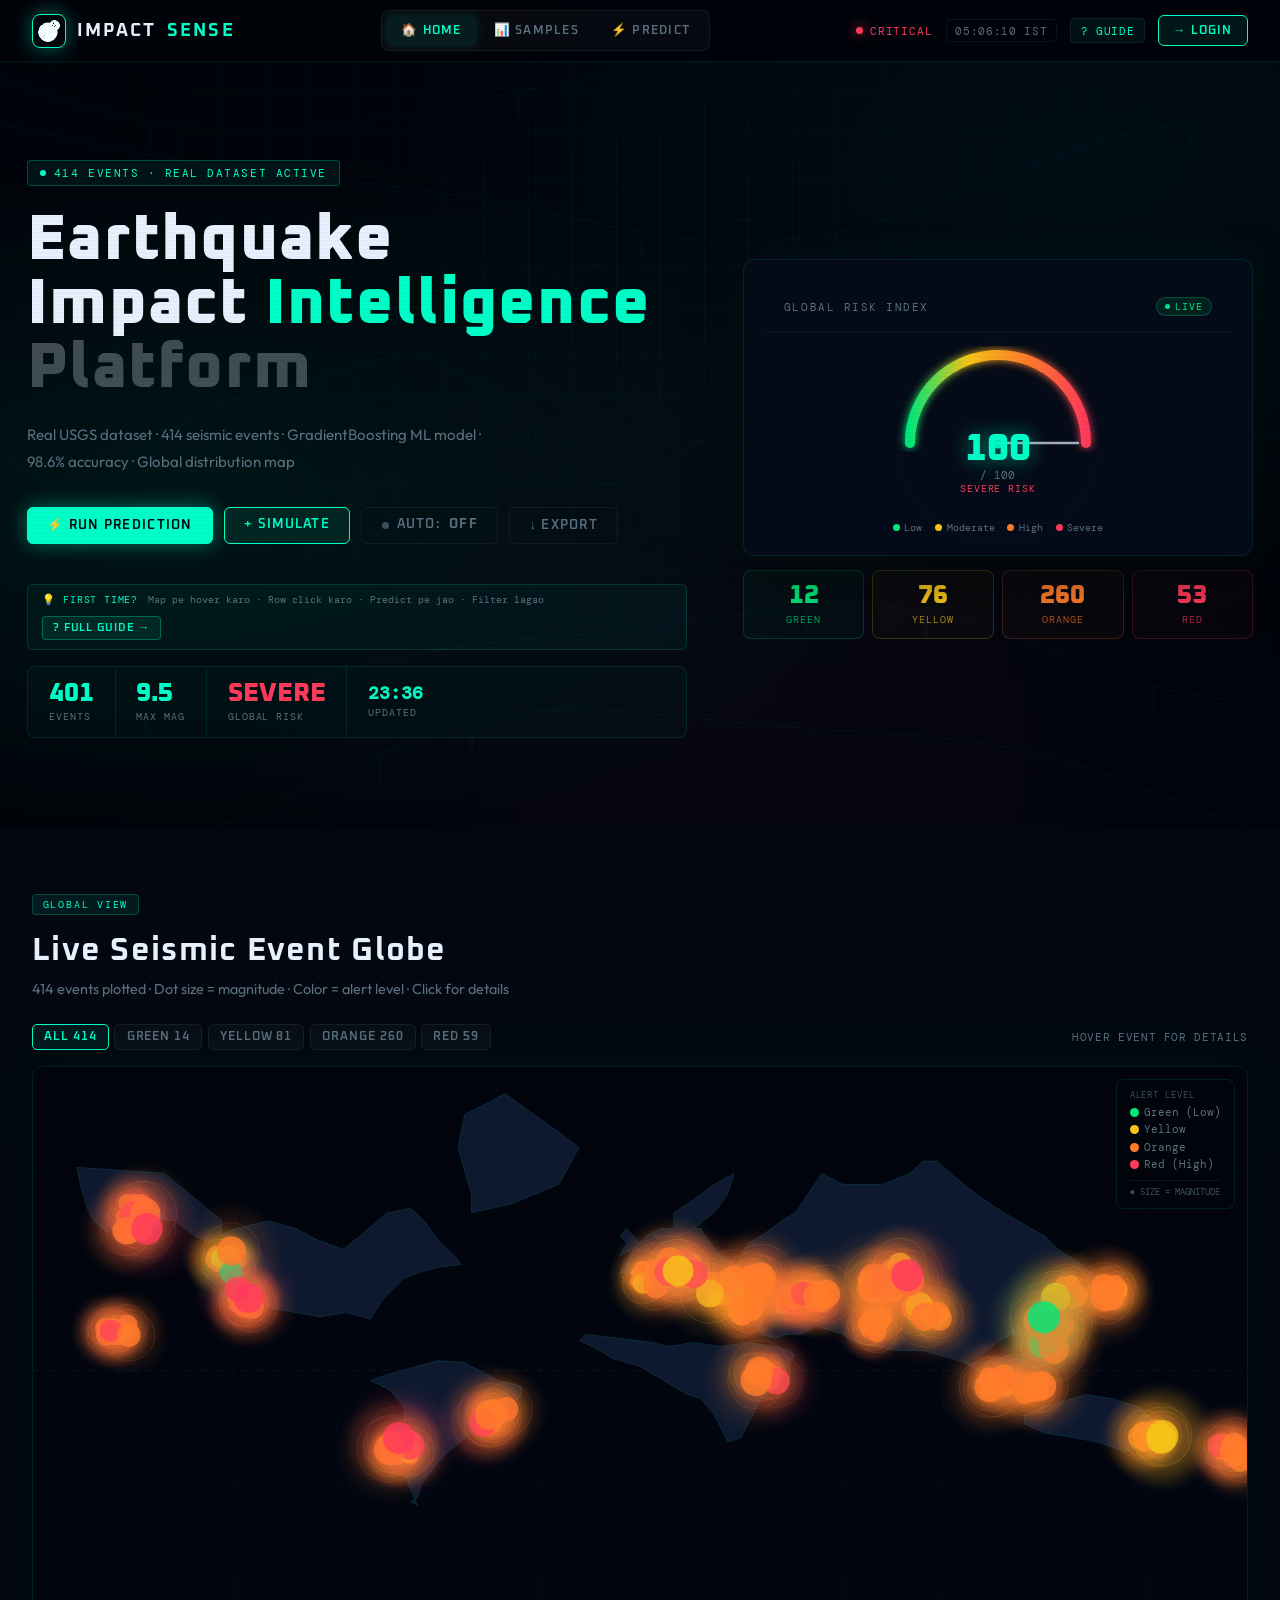
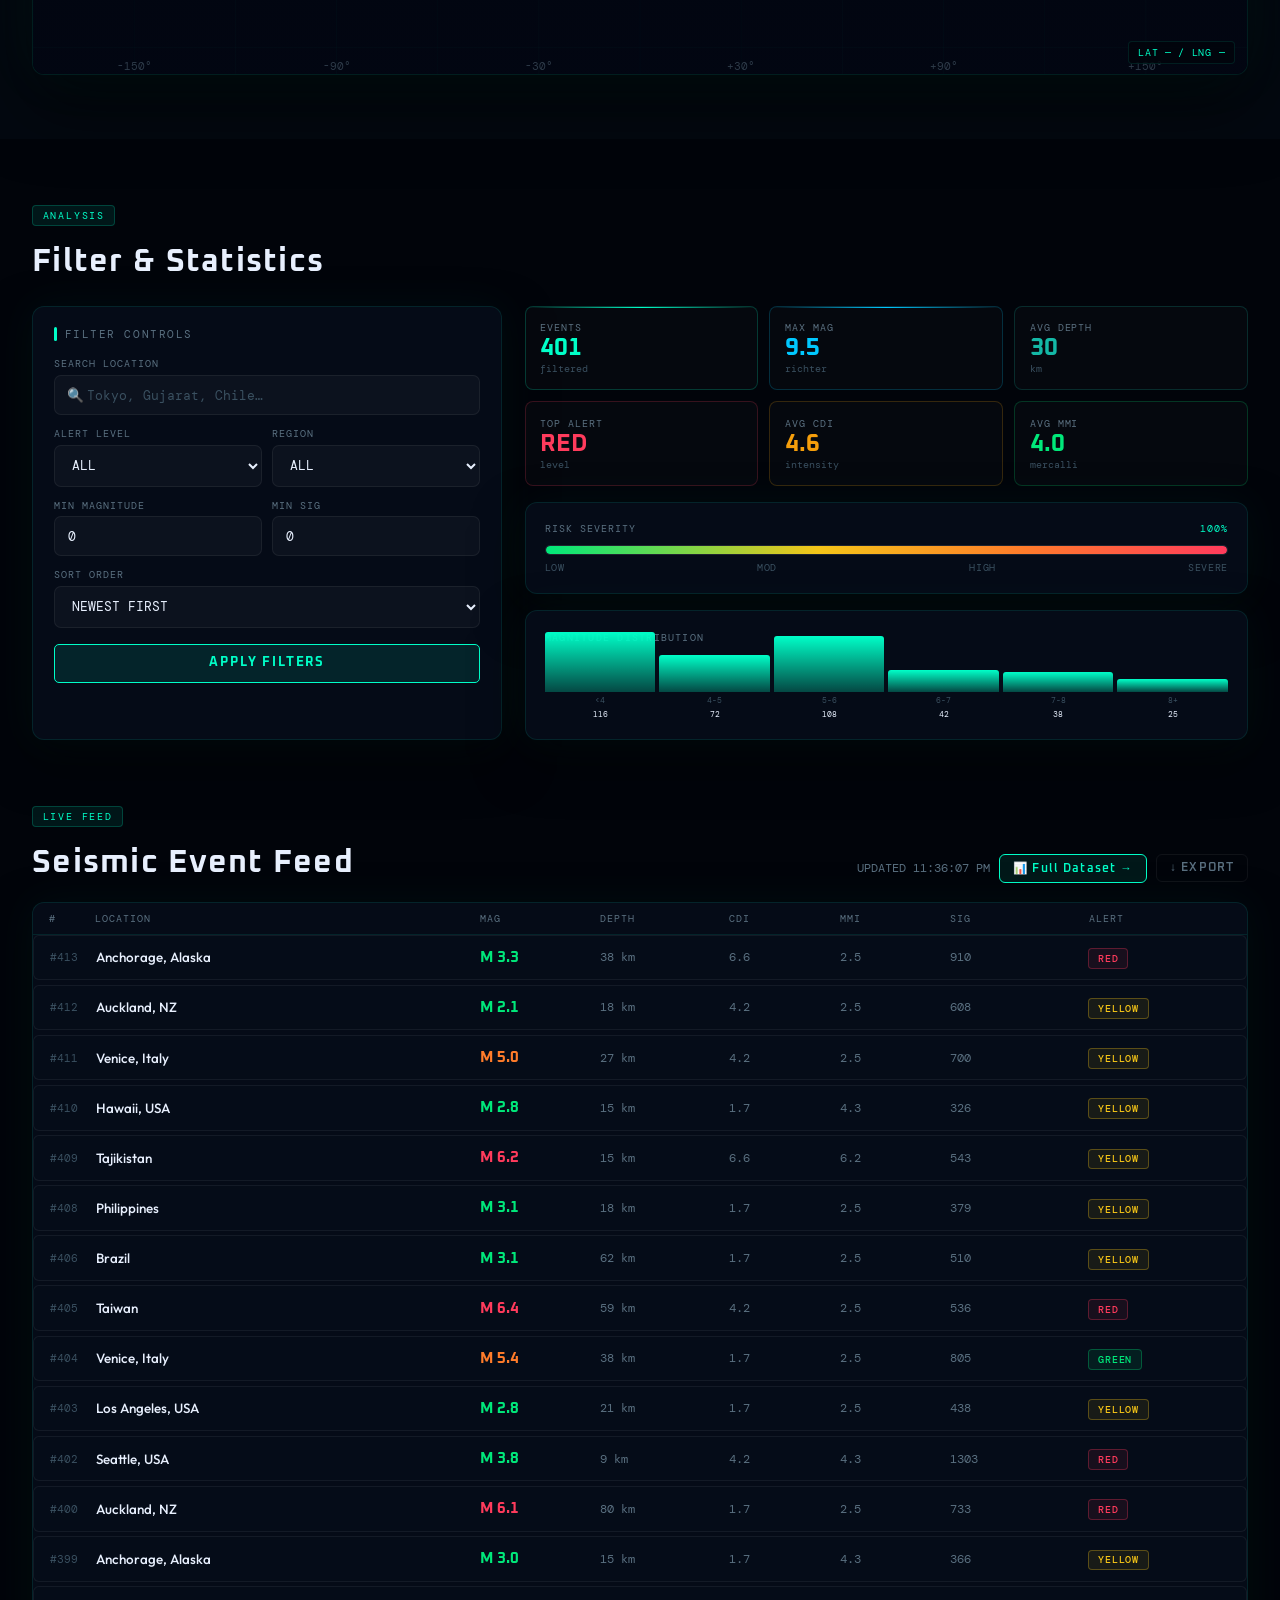
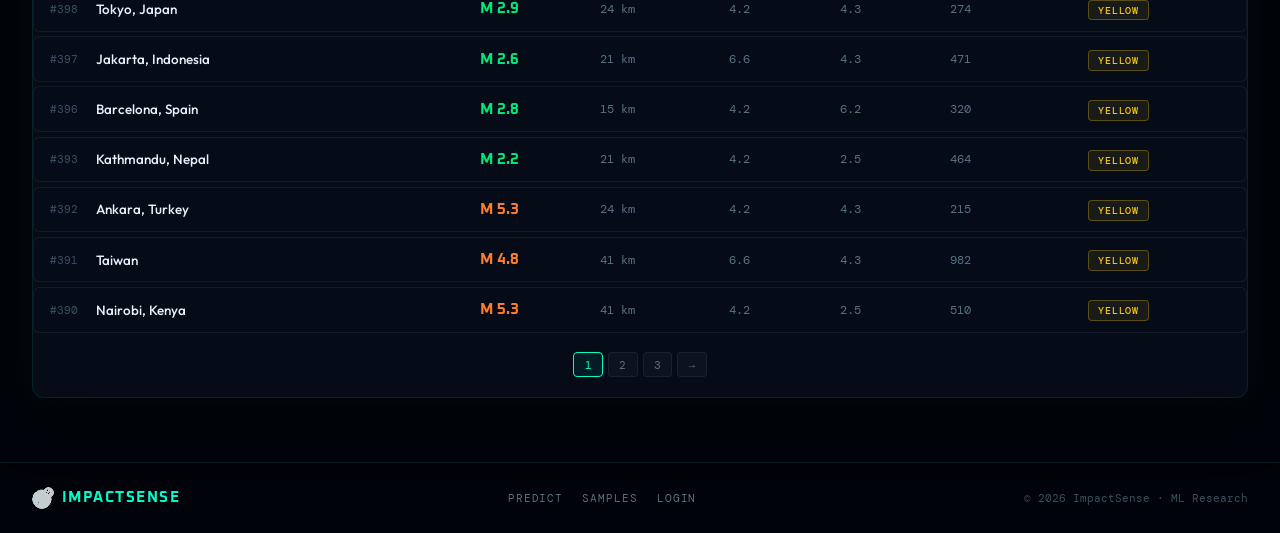
<file: index.html>
<!DOCTYPE html>
<html lang="en">
<head>
  <meta charset="UTF-8"/>
  <title>ImpactSense — Seismic Intelligence Platform</title>
  <link rel="icon" type="image/png" href="earthquake.png"/>
  <meta name="viewport" content="width=device-width,initial-scale=1"/>
  <link rel="preconnect" href="https://fonts.googleapis.com"/>
  <link rel="preconnect" href="https://fonts.gstatic.com" crossorigin/>
  <link href="https://fonts.googleapis.com/css2?family=Oxanium:wght@300;400;500;600;700;800&family=DM+Mono:wght@300;400;500&family=Outfit:wght@300;400;500;600&display=swap" rel="stylesheet"/>
  <link rel="stylesheet" href="shared.css"/>
  <style>
    /* ── HERO ── */
    .hero{min-height:92vh;display:flex;flex-direction:column;position:relative;overflow:hidden;padding-top:62px}
    .hero-bg{position:absolute;inset:0;z-index:0;
      background:radial-gradient(ellipse at 15% 60%,rgba(0,255,200,.07) 0%,transparent 50%),
                 radial-gradient(ellipse at 85% 20%,rgba(0,200,255,.05) 0%,transparent 50%),
                 radial-gradient(ellipse at 60% 90%,rgba(168,85,247,.04) 0%,transparent 50%)}
    #waveCanvas{position:absolute;inset:0;width:100%;height:100%;opacity:.35;pointer-events:none}
    .hero-content{position:relative;z-index:2;display:grid;grid-template-columns:1.1fr .85fr;gap:3.5rem;align-items:center;flex:1;padding:3.5rem 0 3rem}
    .hero-pill{display:inline-flex;align-items:center;gap:.5rem;font-family:var(--fm);font-size:.68rem;letter-spacing:.14em;color:var(--neon);border:1px solid rgba(0,255,200,.25);background:rgba(0,255,200,.06);padding:.3rem .75rem;border-radius:4px;margin-bottom:1.4rem}
    .hp-dot{width:6px;height:6px;border-radius:50%;background:var(--neon);animation:blink 1.2s ease infinite}
    .hero-h1{font-family:var(--fd);font-weight:800;font-size:clamp(2.8rem,5vw,5rem);letter-spacing:.02em;line-height:1.0;margin-bottom:1.3rem}
    .hero-h1 em{font-style:normal;color:var(--neon)}
    .hero-h1 .h1-dim{color:rgba(232,240,254,.28)}
    .hero-p{color:var(--muted);font-size:.94rem;line-height:1.8;max-width:30rem;margin-bottom:2rem}
    .hero-btns{display:flex;gap:.7rem;flex-wrap:wrap;margin-bottom:2.5rem}
    .hero-kpis{display:flex;align-items:center;border:1px solid var(--border);border-radius:8px;overflow:hidden;background:rgba(0,255,200,.025)}
    .hkpi{padding:.9rem 1.3rem;display:flex;flex-direction:column;gap:.18rem}
    .hkpi-div{width:1px;align-self:stretch;background:var(--border)}
    .hkpi-val{font-family:var(--fd);font-size:1.6rem;font-weight:800;line-height:1;color:var(--neon)}
    .hkpi-lbl{font-family:var(--fm);font-size:.6rem;color:var(--muted);letter-spacing:.1em}

    /* ── GAUGE ── */
    .gauge-card{padding:1.3rem;margin-bottom:.9rem}
    .gauge-body{position:relative;display:flex;justify-content:center}
    .gauge-svg{width:100%;max-width:220px;overflow:visible}
    .g-trk{stroke:rgba(255,255,255,.06);fill:none}
    .g-fill{fill:none;transition:stroke-dashoffset .8s cubic-bezier(.4,0,.2,1)}
    .g-needle{transition:transform .8s cubic-bezier(.4,0,.2,1);transform-origin:110px 110px;stroke:rgba(232,240,254,.7);stroke-width:2.5px;stroke-linecap:round}
    .gauge-center{position:absolute;bottom:10%;left:50%;transform:translateX(-50%);display:flex;flex-direction:column;align-items:center}
    .g-num{font-family:var(--fd);font-size:2.4rem;font-weight:800;color:var(--neon);text-shadow:0 0 20px rgba(0,255,200,.5);line-height:1}
    .g-of{font-family:var(--fm);font-size:.68rem;color:var(--muted)}
    .g-lbl{font-family:var(--fm);font-size:.62rem;letter-spacing:.1em;color:var(--neon)}
    .g-key{display:flex;justify-content:center;gap:.8rem;font-family:var(--fm);font-size:.63rem;color:var(--muted);margin-top:.5rem}
    .g-key span{display:flex;align-items:center;gap:.28rem}
    .g-key i{width:7px;height:7px;border-radius:50%;display:inline-block}
    .alert-chips{display:grid;grid-template-columns:repeat(4,1fr);gap:.5rem}
    .ac{border-radius:8px;border:1px solid;padding:.75rem .5rem;display:flex;flex-direction:column;align-items:center;gap:.25rem}
    .ac-count{font-family:var(--fd);font-size:1.6rem;font-weight:800;line-height:1}
    .ac-lbl{font-family:var(--fm);font-size:.6rem;letter-spacing:.1em}

    /* ── MAP ── */
    .map-section{padding:4rem 0;background:var(--deep)}
    .map-controls{display:flex;justify-content:space-between;align-items:center;gap:1rem;flex-wrap:wrap;margin-bottom:1rem}
    .mc-filters{display:flex;gap:.35rem;flex-wrap:wrap}
    .mcf{font-family:var(--fd);font-size:.72rem;font-weight:600;letter-spacing:.08em;padding:.3rem .7rem;border-radius:5px;border:1px solid var(--border2);background:rgba(255,255,255,.03);color:var(--muted);cursor:pointer;transition:all .2s}
    .mcf.active{border-color:var(--neon);color:var(--neon);background:rgba(0,255,200,.07)}
    .mcf.g.active{border-color:var(--green);color:var(--green);background:rgba(0,232,122,.07)}
    .mcf.y.active{border-color:var(--yellow);color:var(--yellow)}
    .mcf.o.active{border-color:var(--orange);color:var(--orange)}
    .mcf.r.active{border-color:var(--red);color:var(--red)}
    .map-frame{position:relative;border:1px solid var(--border);border-radius:12px;overflow:hidden;background:rgba(2,5,12,.97);box-shadow:0 0 60px rgba(0,255,200,.05),0 30px 70px rgba(0,0,0,.6)}
    #worldMap{display:block;width:100%;height:auto;cursor:crosshair}
    .map-tooltip{position:absolute;display:none;z-index:20;pointer-events:none;background:rgba(3,8,16,.96);border:1px solid var(--border);border-radius:8px;padding:.7rem .9rem;min-width:175px;box-shadow:0 8px 30px rgba(0,0,0,.7)}
    .map-tooltip.show{display:block}
    .tt-title{font-weight:600;font-size:.84rem;margin-bottom:.45rem}
    .tt-row{display:grid;grid-template-columns:auto 1fr;gap:.2rem .5rem;font-family:var(--fm);font-size:.7rem}
    .tt-k{color:var(--muted)}.tt-v{color:var(--text);font-weight:500}
    .map-legend{position:absolute;top:12px;right:12px;z-index:5;background:rgba(2,5,12,.88);border:1px solid var(--border);border-radius:8px;padding:.6rem .8rem;font-size:.7rem;display:flex;flex-direction:column;gap:.28rem;backdrop-filter:blur(8px)}
    .ml-item{display:flex;align-items:center;gap:.35rem;font-family:var(--fm);font-size:.66rem;color:var(--muted)}
    .mld{width:9px;height:9px;border-radius:50%}
    .map-coords{position:absolute;bottom:10px;right:12px;font-family:var(--fm);font-size:.62rem;color:var(--neon);background:rgba(2,5,12,.85);border:1px solid var(--border);padding:.25rem .55rem;border-radius:4px;z-index:5;letter-spacing:.07em}

    /* ── ANALYSIS ── */
    .analysis-section{padding:4rem 0}
    .analysis-grid{display:grid;grid-template-columns:.65fr 1fr;gap:1.4rem}
    .filter-panel{padding:1.3rem}
    .filter-label{font-family:var(--fm);font-size:.68rem;letter-spacing:.14em;color:var(--muted);display:flex;align-items:center;gap:.5rem;margin-bottom:1rem}
    .filter-label::before{content:'';width:3px;height:14px;background:var(--neon);border-radius:2px}
    .filter-fields{display:flex;flex-direction:column;gap:.75rem;margin-bottom:1rem}
    .ff-2col{display:grid;grid-template-columns:1fr 1fr;gap:.6rem}
    .apply-btn-main{width:100%;padding:.66rem;font-family:var(--fd);font-weight:700;font-size:.82rem;letter-spacing:.14em;border-radius:5px;border:1px solid var(--neon);background:rgba(0,255,200,.1);color:var(--neon);cursor:pointer;transition:all .2s}
    .apply-btn-main:hover{background:rgba(0,255,200,.2);box-shadow:var(--glow-neon)}
    .stats-col{display:flex;flex-direction:column;gap:1rem}
    .stats-cards{display:grid;grid-template-columns:repeat(3,1fr);gap:.7rem}
    .sc{border-radius:8px;padding:.9rem;border:1px solid var(--border2);background:rgba(255,255,255,.02);display:flex;flex-direction:column;gap:.12rem;position:relative;overflow:hidden;transition:transform .2s}
    .sc:hover{transform:translateY(-2px)}
    .sc::before{content:'';position:absolute;top:0;left:0;right:0;height:1px}
    .sc.c1{border-color:rgba(0,255,200,.2)}.sc.c1::before{background:linear-gradient(90deg,transparent,var(--neon),transparent)}.sc.c1 .sv{color:var(--neon)}
    .sc.c2{border-color:rgba(0,200,255,.2)}.sc.c2::before{background:linear-gradient(90deg,transparent,var(--neon2),transparent)}.sc.c2 .sv{color:var(--neon2)}
    .sc.c3{border-color:rgba(20,184,166,.2)}.sc.c3 .sv{color:#14b8a6}
    .sc.c4{border-color:rgba(255,59,92,.2)}.sc.c4 .sv{color:var(--red)}
    .sc.c5{border-color:rgba(245,158,11,.2)}.sc.c5 .sv{color:#f59e0b}
    .sc.c6{border-color:rgba(0,232,122,.2)}.sc.c6 .sv{color:var(--green)}
    .sl{font-family:var(--fm);font-size:.6rem;color:var(--muted);letter-spacing:.1em}
    .sv{font-family:var(--fd);font-size:1.5rem;font-weight:700;line-height:1}
    .su{font-family:var(--fm);font-size:.6rem;color:var(--muted2)}
    .rbar-section{padding:1.2rem}
    .rbar-hdr{display:flex;justify-content:space-between;align-items:center;font-family:var(--fm);font-size:.65rem;color:var(--muted);letter-spacing:.1em;margin-bottom:.6rem}
    .rbar-pct{color:var(--neon)}
    .rbar-track{height:10px;background:rgba(255,255,255,.05);border-radius:999px;overflow:hidden;border:1px solid var(--border2);margin-bottom:.4rem}
    .rbar-fill{height:100%;border-radius:999px;width:0%;background:linear-gradient(to right,var(--green) 0%,var(--yellow) 40%,var(--orange) 70%,var(--red) 100%);transition:width .7s cubic-bezier(.4,0,.2,1)}
    .rbar-scale{display:flex;justify-content:space-between;font-family:var(--fm);font-size:.6rem;color:var(--muted2);letter-spacing:.06em}
    .histo-section{padding:1.2rem}
    .histo{display:flex;gap:.25rem;align-items:flex-end;height:65px}
    .hb-wrap{flex:1;display:flex;flex-direction:column;align-items:center;gap:.18rem}
    .hb{width:100%;border-radius:3px 3px 0 0;background:linear-gradient(180deg,var(--neon),rgba(0,255,200,.25));min-height:3px;transition:height .5s}
    .hb-lbl{font-family:var(--fm);font-size:.52rem;color:var(--muted2)}

    /* ── EVENTS ── */
    .events-section{padding:0 0 4rem}
    .etable-head{display:grid;grid-template-columns:2.5rem 2fr .6fr .65fr .55fr .55fr .7fr .75fr;gap:.4rem;padding:.55rem 1rem;font-family:var(--fm);font-size:.62rem;color:var(--muted);letter-spacing:.1em;border-bottom:1px solid var(--border)}
    .e-row{display:grid;grid-template-columns:2.5rem 2fr .6fr .65fr .55fr .55fr .7fr .75fr;gap:.4rem;align-items:center;padding:.65rem 1rem;border:1px solid var(--border2);border-radius:6px;background:rgba(6,13,26,.8);cursor:pointer;transition:all .14s;position:relative;overflow:hidden}
    .e-row::before{content:'';position:absolute;left:0;top:0;bottom:0;width:2px;background:transparent;transition:background .14s}
    .e-row:hover{border-color:rgba(0,255,200,.3);background:rgba(0,255,200,.04);transform:translateX(3px)}
    .e-row:hover::before{background:var(--neon)}
    .e-id{font-family:var(--fm);font-size:.68rem;color:var(--muted2)}
    .e-loc{font-size:.84rem;font-weight:500;white-space:nowrap;overflow:hidden;text-overflow:ellipsis}
    .e-mag{font-family:var(--fd);font-size:.92rem;font-weight:700}
    .e-cell{font-family:var(--fm);font-size:.75rem;color:var(--muted)}
    .events-body{display:flex;flex-direction:column;gap:.28rem}
    .pg-wrap{display:flex;gap:.3rem;justify-content:center;padding:1.2rem 0;flex-wrap:wrap}
    .pg{font-family:var(--fm);font-size:.68rem;padding:.3rem .65rem;border-radius:4px;border:1px solid var(--border2);background:rgba(255,255,255,.03);color:var(--muted);cursor:pointer;transition:all .14s}
    .pg.active,.pg:hover{border-color:var(--neon);color:var(--neon);background:rgba(0,255,200,.07)}

    /* ── MODAL ── */
    .modal{position:fixed;inset:0;display:none;z-index:500}
    .modal.open{display:block}
    .modal-bg{position:absolute;inset:0;background:rgba(0,0,0,.75);backdrop-filter:blur(6px)}
    .modal-box{position:relative;width:min(680px,calc(100% - 2rem));margin:8vh auto;background:rgba(4,9,20,.98);border:1px solid var(--border);border-radius:14px;box-shadow:0 0 60px rgba(0,255,200,.1),0 30px 80px rgba(0,0,0,.8);overflow:hidden;animation:mIn .2s ease both}
    @keyframes mIn{from{opacity:0;transform:scale(.96) translateY(8px)}}
    .modal-top{display:flex;justify-content:space-between;align-items:flex-start;padding:1.1rem 1.3rem;border-bottom:1px solid var(--border);gap:1rem}
    .modal-eye{font-family:var(--fm);font-size:.62rem;color:var(--neon);letter-spacing:.14em;display:block;margin-bottom:.25rem}
    .modal-ttl{font-family:var(--fd);font-size:1.15rem;font-weight:700;letter-spacing:.04em}
    .modal-sub{font-family:var(--fm);font-size:.7rem;color:var(--muted);margin-top:.18rem}
    .modal-close{background:rgba(255,255,255,.04);border:1px solid var(--border2);color:var(--muted);width:30px;height:30px;border-radius:5px;cursor:pointer;font-size:.82rem;flex-shrink:0;transition:all .15s}
    .modal-close:hover{border-color:var(--red);color:var(--red)}
    .modal-body{padding:1.2rem 1.3rem}
    .modal-grid{display:grid;grid-template-columns:repeat(3,1fr);gap:.6rem;margin-bottom:.9rem}
    .mg-cell{background:rgba(255,255,255,.025);border:1px solid var(--border2);border-radius:6px;padding:.75rem .85rem}
    .mg-cell.wide{grid-column:span 2}
    .mg-lbl{font-family:var(--fm);font-size:.6rem;color:var(--muted);letter-spacing:.1em;display:block;margin-bottom:.2rem}
    .mg-val{font-family:var(--fd);font-size:1.1rem;font-weight:700}
    .modal-note{font-family:var(--fm);font-size:.72rem;color:var(--muted);background:rgba(245,158,11,.05);border:1px solid rgba(245,158,11,.2);border-radius:6px;padding:.65rem .9rem}

    /* Responsive */
    @media(max-width:1100px){.hero-content{grid-template-columns:1fr}.hero-right{display:grid;grid-template-columns:1fr 1fr;gap:.9rem}.analysis-grid{grid-template-columns:1fr}}
    @media(max-width:780px){.etable-head,.e-row{grid-template-columns:2fr .6fr .75fr}.etable-head span:nth-child(n+4),.e-row *:nth-child(n+4){display:none}.stats-cards{grid-template-columns:repeat(2,1fr)}.modal-grid{grid-template-columns:repeat(2,1fr)}.mg-cell.wide{grid-column:span 2}}

    /* ── MOBILE FIXES ── */
    @media(max-width:480px){
      .hero-h1{font-size:2.2rem!important}
      .hero-btns{gap:.4rem}
      .hbtn{padding:.45rem .8rem;font-size:.72rem}
      .hero-kpis{flex-direction:column}
      .hkpi{width:100%;flex-direction:row;justify-content:space-between;align-items:center;padding:.7rem 1rem}
      .hkpi-div{display:none}
      .hkpi-val{font-size:1.3rem}
      .alert-chips{grid-template-columns:repeat(2,1fr)}
      .gauge-svg{max-width:180px}
      .etable-head,.e-row{grid-template-columns:2fr .6fr .75rem!important}
      .stats-cards{grid-template-columns:1fr 1fr!important}
      .analysis-grid{grid-template-columns:1fr!important}
      .mc-filters{gap:.25rem}
      .mcf{font-size:.65rem;padding:.25rem .5rem}
    }
    @media(max-width:360px){
      .hero-h1{font-size:1.9rem!important}
      .nav-right .btn{display:none}
      #tourBtn{display:none}
    }
    /* User menu */
    #userMenu{display:none}
    #userMenu.open{display:block!important}
  </style>
</head>
<body>

  <!-- NAVBAR -->
  <header class="navbar" style="position:fixed">
    <div class="nav-inner">
      <a href="index.html" class="nav-logo">
        <div class="nav-logo-icon">
          <img src="earthquake.png" alt="logo" style="width:22px;height:22px;object-fit:contain;filter:brightness(10) sepia(1) hue-rotate(150deg)"/>
        </div>
        IMPACT<span>SENSE</span>
      </a>
      <nav class="nav-links">
        <a href="index.html" class="nav-link active">🏠 HOME</a>
        <a href="samples.html" class="nav-link">📊 SAMPLES</a>
        <a href="predict.html" class="nav-link">⚡ PREDICT</a>
      </nav>
      <div class="nav-right">
        <div class="nav-status">
          <span class="ns-dot" id="sysDot"></span>
          <span style="font-family:var(--fm);font-size:.68rem;letter-spacing:.08em" id="sysLbl">NOMINAL</span>
        </div>
        <span style="font-family:var(--fm);font-size:.7rem;color:var(--muted);letter-spacing:.06em;cursor:pointer;border:1px solid var(--border2);padding:.22rem .55rem;border-radius:4px" id="utcClock" title="Click: IST ↔ UTC">00:00:00 IST</span>
        <button id="tourBtn" title="How to use" style="font-family:var(--fm);font-size:.7rem;letter-spacing:.06em;padding:.28rem .6rem;border-radius:4px;border:1px solid var(--border2);background:rgba(0,255,200,.06);color:var(--neon);cursor:pointer">? GUIDE</button>
        <!-- Login button (shown when not logged in) -->
        <a href="login.html" class="btn btn-neon" id="loginBtn" style="padding:.4rem .9rem;font-size:.75rem">→ LOGIN</a>
        <!-- User chip (shown when logged in) -->
        <div id="userChip" style="display:none;align-items:center;gap:.5rem;background:rgba(0,255,200,.07);border:1px solid rgba(0,255,200,.2);border-radius:6px;padding:.3rem .7rem;cursor:pointer" onclick="document.getElementById('userMenu').classList.toggle('open')">
          <span id="userAvatar" style="width:22px;height:22px;border-radius:50%;background:var(--neon);display:flex;align-items:center;justify-content:center;font-family:var(--fd);font-size:.75rem;font-weight:700;color:#000">?</span>
          <span id="userName" style="font-family:var(--fd);font-size:.78rem;font-weight:600;color:var(--neon);letter-spacing:.06em">USER</span>
          <span style="color:var(--muted);font-size:.7rem">▾</span>
        </div>
        <!-- User dropdown menu -->
        <div id="userMenu" style="position:absolute;top:58px;right:1rem;background:rgba(4,9,20,.98);border:1px solid var(--border);border-radius:8px;padding:.5rem;min-width:150px;display:none;z-index:300;box-shadow:0 8px 30px rgba(0,0,0,.7)">
          <div style="font-family:var(--fm);font-size:.62rem;color:var(--muted);padding:.4rem .6rem;letter-spacing:.1em">SIGNED IN AS</div>
          <div id="userMenuName" style="font-family:var(--fd);font-size:.85rem;font-weight:700;color:var(--text);padding:.2rem .6rem .6rem"></div>
          <hr style="border:none;border-top:1px solid var(--border2);margin:.3rem 0"/>
          <button onclick="logout()" style="width:100%;text-align:left;font-family:var(--fm);font-size:.72rem;letter-spacing:.06em;padding:.5rem .6rem;border:none;background:transparent;color:var(--red);cursor:pointer;border-radius:4px">⬡ LOGOUT</button>
        </div>
      </div>
    </div>
  </header>

  <main>
    <!-- HERO -->
    <section class="hero" id="hero">
      <div class="hero-bg"></div>
      <div class="neon-grid"></div>
      <canvas id="waveCanvas"></canvas>
      <div class="container hero-content">
        <div class="hero-left">
          <div class="hero-pill"><span class="hp-dot"></span>414 EVENTS · REAL DATASET ACTIVE</div>
          <h1 class="hero-h1">
            Earthquake<br/>
            Impact <em>Intelligence</em><br/>
            <span class="h1-dim">Platform</span>
          </h1>
          <p class="hero-p">Real USGS dataset · 414 seismic events · GradientBoosting ML model · 98.6% accuracy · Global distribution map</p>
          <div class="hero-btns">
            <a href="predict.html" class="btn btn-solid">⚡ RUN PREDICTION</a>
            <button class="btn btn-neon" id="btnSimulate">+ SIMULATE</button>
            <button class="btn btn-ghost" id="btnAuto"><span class="auto-dot" id="autoDot"></span> AUTO: <b id="autoLbl">OFF</b></button>
            <button class="btn btn-ghost" id="btnExport">↓ EXPORT</button>
          </div>
          <!-- HOW TO USE quick hint -->
          <div style="display:flex;align-items:center;gap:.6rem;margin-bottom:1rem;padding:.55rem .9rem;background:rgba(0,255,200,.04);border:1px solid rgba(0,255,200,.15);border-radius:6px;flex-wrap:wrap">
            <span style="font-family:var(--fm);font-size:.65rem;color:var(--neon);letter-spacing:.08em">💡 FIRST TIME?</span>
            <span style="font-family:var(--fm);font-size:.65rem;color:var(--muted)">Map pe hover karo · Row click karo · Predict pe jao · Filter lagao</span>
            <button id="tourBtn2" onclick="showTour()" style="font-family:var(--fd);font-size:.68rem;font-weight:600;letter-spacing:.08em;padding:.25rem .6rem;border-radius:4px;border:1px solid rgba(0,255,200,.3);background:rgba(0,255,200,.08);color:var(--neon);cursor:pointer;white-space:nowrap">? FULL GUIDE →</button>
          </div>
          <div class="hero-kpis">
            <div class="hkpi"><span class="hkpi-val" id="hTotal">414</span><span class="hkpi-lbl">EVENTS</span></div>
            <div class="hkpi-div"></div>
            <div class="hkpi"><span class="hkpi-val" id="hMaxMag">—</span><span class="hkpi-lbl">MAX MAG</span></div>
            <div class="hkpi-div"></div>
            <div class="hkpi"><span class="hkpi-val" id="hRisk">—</span><span class="hkpi-lbl">GLOBAL RISK</span></div>
            <div class="hkpi-div"></div>
            <div class="hkpi"><span class="hkpi-val" style="font-size:1.1rem;font-family:var(--fm)" id="hTime">—</span><span class="hkpi-lbl">UPDATED</span></div>
          </div>
        </div>
        <div class="hero-right">
          <div class="card gauge-card">
            <div class="card-head">
              <span class="card-title">GLOBAL RISK INDEX</span>
              <span class="live-chip"><span class="live-dot"></span>LIVE</span>
            </div>
            <div class="gauge-body">
              <svg class="gauge-svg" viewBox="0 0 220 180">
                <defs>
                  <linearGradient id="gg" x1="0%" y1="0%" x2="100%" y2="0%">
                    <stop offset="0%" stop-color="#00e87a"/><stop offset="33%" stop-color="#f5c518"/>
                    <stop offset="66%" stop-color="#ff7c2a"/><stop offset="100%" stop-color="#ff3b5c"/>
                  </linearGradient>
                  <filter id="gf"><feGaussianBlur stdDeviation="4" result="b"/><feMerge><feMergeNode in="b"/><feMergeNode in="SourceGraphic"/></feMerge></filter>
                </defs>
                <circle cx="110" cy="110" r="100" stroke="rgba(0,255,200,0.05)" stroke-width="1" fill="none" stroke-dasharray="5 4"/>
                <path class="g-trk" d="M 22 110 A 88 88 0 0 1 198 110" stroke-width="10" fill="none" stroke-linecap="round"/>
                <path class="g-fill" id="gaugeFill" d="M 22 110 A 88 88 0 0 1 198 110" stroke-width="10" fill="none" stroke-linecap="round" stroke="url(#gg)" stroke-dasharray="276" stroke-dashoffset="276" filter="url(#gf)"/>
                <line id="gaugeNeedle" class="g-needle" x1="110" y1="110" x2="110" y2="30"/>
                <circle cx="110" cy="110" r="5.5" fill="var(--neon)" opacity=".9"/>
              </svg>
              <div class="gauge-center">
                <span class="g-num" id="riskIndex">0</span>
                <span class="g-of">/ 100</span>
                <span class="g-lbl" id="riskLabel">—</span>
              </div>
            </div>
            <div class="g-key">
              <span><i style="background:#00e87a"></i>Low</span>
              <span><i style="background:#f5c518"></i>Moderate</span>
              <span><i style="background:#ff7c2a"></i>High</span>
              <span><i style="background:#ff3b5c"></i>Severe</span>
            </div>
          </div>
          <div class="alert-chips" id="alertChips"></div>
        </div>
      </div>
    </section>

    <!-- WORLD MAP -->
    <section class="map-section" id="globe">
      <div class="container">
        <div style="margin-bottom:1.4rem">
          <span class="sec-tag">GLOBAL VIEW</span>
          <h2 class="sec-title" style="margin-top:.4rem">Live Seismic Event Globe</h2>
          <p class="sec-sub">414 events plotted · Dot size = magnitude · Color = alert level · Click for details</p>
        </div>
        <div class="map-controls">
          <div class="mc-filters">
            <button class="mcf active" data-f="all">ALL <span id="mcAll">414</span></button>
            <button class="mcf g" data-f="green">GREEN <span id="mcGreen">0</span></button>
            <button class="mcf y" data-f="yellow">YELLOW <span id="mcYellow">0</span></button>
            <button class="mcf o" data-f="orange">ORANGE <span id="mcOrange">0</span></button>
            <button class="mcf r" data-f="red">RED <span id="mcRed">0</span></button>
          </div>
          <span style="font-family:var(--fm);font-size:.68rem;color:var(--muted);letter-spacing:.06em" id="mapInfo">HOVER EVENT FOR DETAILS</span>
        </div>
        <div class="map-frame" id="mapFrame">
          <canvas id="worldMap"></canvas>
          <div class="map-tooltip" id="mapTooltip">
            <div class="tt-title" id="ttLoc">—</div>
            <div class="tt-row">
              <span class="tt-k">MAG</span><span class="tt-v" id="ttMag">—</span>
              <span class="tt-k">DEPTH</span><span class="tt-v" id="ttDepth">—</span>
              <span class="tt-k">ALERT</span><span class="tt-v" id="ttAlert">—</span>
              <span class="tt-k">SIG</span><span class="tt-v" id="ttSig">—</span>
            </div>
          </div>
          <div class="map-legend">
            <div class="ml-item" style="font-size:.58rem;color:var(--muted2);letter-spacing:.1em">ALERT LEVEL</div>
            <div class="ml-item"><span class="mld" style="background:#00e87a"></span>Green (Low)</div>
            <div class="ml-item"><span class="mld" style="background:#f5c518"></span>Yellow</div>
            <div class="ml-item"><span class="mld" style="background:#ff7c2a"></span>Orange</div>
            <div class="ml-item"><span class="mld" style="background:#ff3b5c"></span>Red (High)</div>
            <div class="ml-item" style="margin-top:.3rem;border-top:1px solid var(--border2);padding-top:.3rem;font-size:.58rem;color:var(--muted2)">● SIZE = MAGNITUDE</div>
          </div>
          <div class="map-coords" id="mapCoords">LAT — / LNG —</div>
        </div>
      </div>
    </section>

    <!-- ANALYSIS -->
    <section class="analysis-section" id="analysis">
      <div class="container">
        <div style="margin-bottom:1.5rem">
          <span class="sec-tag">ANALYSIS</span>
          <h2 class="sec-title" style="margin-top:.4rem">Filter &amp; Statistics</h2>
        </div>
        <div class="analysis-grid">
          <!-- Filters -->
          <div class="card filter-panel">
            <div class="filter-label">FILTER CONTROLS</div>
            <div class="filter-fields">
              <div>
                <label>SEARCH LOCATION</label>
                <div class="input-wrap">
                  <span class="input-icon">🔍</span>
                  <input id="search" type="text" placeholder="Tokyo, Gujarat, Chile…" style="padding-left:2rem" oninput="applyFilters()"/>
                </div>
              </div>
              <div class="ff-2col">
                <div>
                  <label>ALERT LEVEL</label>
                  <select id="alertF" onchange="applyFilters()">
                    <option value="all">ALL</option>
                    <option value="green">🟢 GREEN</option>
                    <option value="yellow">🟡 YELLOW</option>
                    <option value="orange">🟠 ORANGE</option>
                    <option value="red">🔴 RED</option>
                  </select>
                </div>
                <div>
                  <label>REGION</label>
                  <select id="regionF" onchange="applyFilters()">
                    <option value="all">ALL</option>
                    <option value="asia">ASIA</option>
                    <option value="europe">EUROPE</option>
                    <option value="america">AMERICAS</option>
                    <option value="africa">AFRICA</option>
                  </select>
                </div>
              </div>
              <div class="ff-2col">
                <div>
                  <label>MIN MAGNITUDE</label>
                  <input type="number" id="minMagF" min="0" max="10" step="0.1" value="0" oninput="applyFilters()"/>
                </div>
                <div>
                  <label>MIN SIG</label>
                  <input type="number" id="minSigF" min="0" step="1" value="0" oninput="applyFilters()"/>
                </div>
              </div>
              <div>
                <label>SORT ORDER</label>
                <select id="sortF" onchange="applyFilters()">
                  <option value="id">NEWEST FIRST</option>
                  <option value="mag_d">MAGNITUDE ↓</option>
                  <option value="mag_a">MAGNITUDE ↑</option>
                  <option value="dep_a">DEPTH ↑</option>
                  <option value="sig_d">SIGNIFICANCE ↓</option>
                </select>
              </div>
            </div>
            <button class="apply-btn-main" onclick="applyFilters()">APPLY FILTERS</button>
          </div>

          <!-- Stats -->
          <div class="stats-col">
            <div class="stats-cards">
              <div class="sc c1"><span class="sl">EVENTS</span><span class="sv" id="stEvents">0</span><span class="su">filtered</span></div>
              <div class="sc c2"><span class="sl">MAX MAG</span><span class="sv" id="stMaxMag">0.0</span><span class="su">richter</span></div>
              <div class="sc c3"><span class="sl">AVG DEPTH</span><span class="sv" id="stDepth">0</span><span class="su">km</span></div>
              <div class="sc c4"><span class="sl">TOP ALERT</span><span class="sv" id="stAlert">—</span><span class="su">level</span></div>
              <div class="sc c5"><span class="sl">AVG CDI</span><span class="sv" id="stCdi">0.0</span><span class="su">intensity</span></div>
              <div class="sc c6"><span class="sl">AVG MMI</span><span class="sv" id="stMmi">0.0</span><span class="su">mercalli</span></div>
            </div>
            <div class="card rbar-section">
              <div class="rbar-hdr"><span>RISK SEVERITY</span><span class="rbar-pct" id="rbarPct">0%</span></div>
              <div class="rbar-track"><div class="rbar-fill" id="riskBar"></div></div>
              <div class="rbar-scale"><span>LOW</span><span>MOD</span><span>HIGH</span><span>SEVERE</span></div>
            </div>
            <div class="card histo-section">
              <div style="font-family:var(--fm);font-size:.65rem;letter-spacing:.12em;color:var(--muted);margin-bottom:.7rem">MAGNITUDE DISTRIBUTION</div>
              <div class="histo" id="histo"></div>
            </div>
          </div>
        </div>
      </div>
    </section>

    <!-- EVENTS FEED -->
    <section class="events-section" id="events">
      <div class="container">
        <div style="display:flex;justify-content:space-between;align-items:flex-end;gap:1rem;margin-bottom:1.2rem;flex-wrap:wrap">
          <div>
            <span class="sec-tag">LIVE FEED</span>
            <h2 class="sec-title" style="margin-top:.4rem">Seismic Event Feed</h2>
          </div>
          <div style="display:flex;gap:.6rem;align-items:center">
            <span style="font-family:var(--fm);font-size:.72rem;color:var(--muted)" id="lastUpdated">—</span>
            <a href="samples.html" class="btn btn-neon" style="padding:.38rem .8rem;font-size:.72rem">📊 Full Dataset →</a>
            <button onclick="exportJSON()" class="btn btn-ghost" style="padding:.38rem .8rem;font-size:.72rem">↓ EXPORT</button>
          </div>
        </div>
        <div class="card" style="overflow:hidden">
          <div class="etable-head">
            <span>#</span><span>LOCATION</span><span>MAG</span><span>DEPTH</span>
            <span>CDI</span><span>MMI</span><span>SIG</span><span>ALERT</span>
          </div>
          <div class="events-body" id="eventsBody"></div>
          <div class="pg-wrap" id="pgWrap"></div>
        </div>
      </div>
    </section>
  </main>

  <!-- MODAL -->
  <div class="modal" id="modal">
    <div class="modal-bg" id="modalBg"></div>
    <div class="modal-box">
      <div style="position:absolute;inset:0;pointer-events:none">
        <span style="position:absolute;top:0;left:0;width:14px;height:14px;border-top:2px solid var(--neon);border-left:2px solid var(--neon)"></span>
        <span style="position:absolute;top:0;right:0;width:14px;height:14px;border-top:2px solid var(--neon);border-right:2px solid var(--neon)"></span>
        <span style="position:absolute;bottom:0;left:0;width:14px;height:14px;border-bottom:2px solid var(--neon);border-left:2px solid var(--neon)"></span>
        <span style="position:absolute;bottom:0;right:0;width:14px;height:14px;border-bottom:2px solid var(--neon);border-right:2px solid var(--neon)"></span>
      </div>
      <div class="modal-top">
        <div>
          <span class="modal-eye">EVENT RECORD</span>
          <div class="modal-ttl" id="mTitle">—</div>
          <div class="modal-sub" id="mSub">—</div>
        </div>
        <button class="modal-close" onclick="closeModal()">✕</button>
      </div>
      <div class="modal-body">
        <div class="modal-grid">
          <div class="mg-cell"><span class="mg-lbl">MAGNITUDE</span><span class="mg-val" id="dMag">—</span></div>
          <div class="mg-cell"><span class="mg-lbl">DEPTH</span><span class="mg-val" id="dDepth">—</span></div>
          <div class="mg-cell"><span class="mg-lbl">ALERT</span><span class="mg-val" id="dAlert">—</span></div>
          <div class="mg-cell"><span class="mg-lbl">CDI</span><span class="mg-val" id="dCdi">—</span></div>
          <div class="mg-cell"><span class="mg-lbl">MMI</span><span class="mg-val" id="dMmi">—</span></div>
          <div class="mg-cell"><span class="mg-lbl">REGION</span><span class="mg-val" id="dRegion">—</span></div>
          <div class="mg-cell wide"><span class="mg-lbl">SIGNIFICANCE (SIG)</span><span class="mg-val" id="dSig">—</span></div>
        </div>
        <div style="display:flex;gap:.6rem;margin-bottom:.9rem">
          <a href="predict.html" class="btn btn-neon" style="flex:1;justify-content:center;font-size:.78rem">⚡ RUN ML PREDICTION</a>
          <a href="samples.html" class="btn btn-ghost" style="flex:1;justify-content:center;font-size:.78rem">📊 VIEW IN DATASET</a>
        </div>
        <div class="modal-note">⚠ Prototype — deploy backend to Render to enable live ML predictions with confidence scores.</div>
      </div>
    </div>
  </div>

  <!-- FOOTER -->
  <footer class="footer">
    <div class="container footer-inner">
      <div class="footer-brand">
        <img src="earthquake.png" alt="logo" style="width:22px;height:22px;object-fit:contain;filter:brightness(10) sepia(1) hue-rotate(150deg);opacity:.8"/>
        IMPACTSENSE
      </div>
      <div style="display:flex;gap:1.2rem">
        <a href="predict.html" class="footer-link">PREDICT</a>
        <a href="samples.html" class="footer-link">SAMPLES</a>
        <a href="login.html" class="footer-link">LOGIN</a>
      </div>
      <span class="footer-copy">© <span id="year"></span> ImpactSense · ML Research</span>
    </div>
  </footer>

  <script src="events_data.js"></script>
  <script src="app.js"></script>
</body>
</html>
</file>
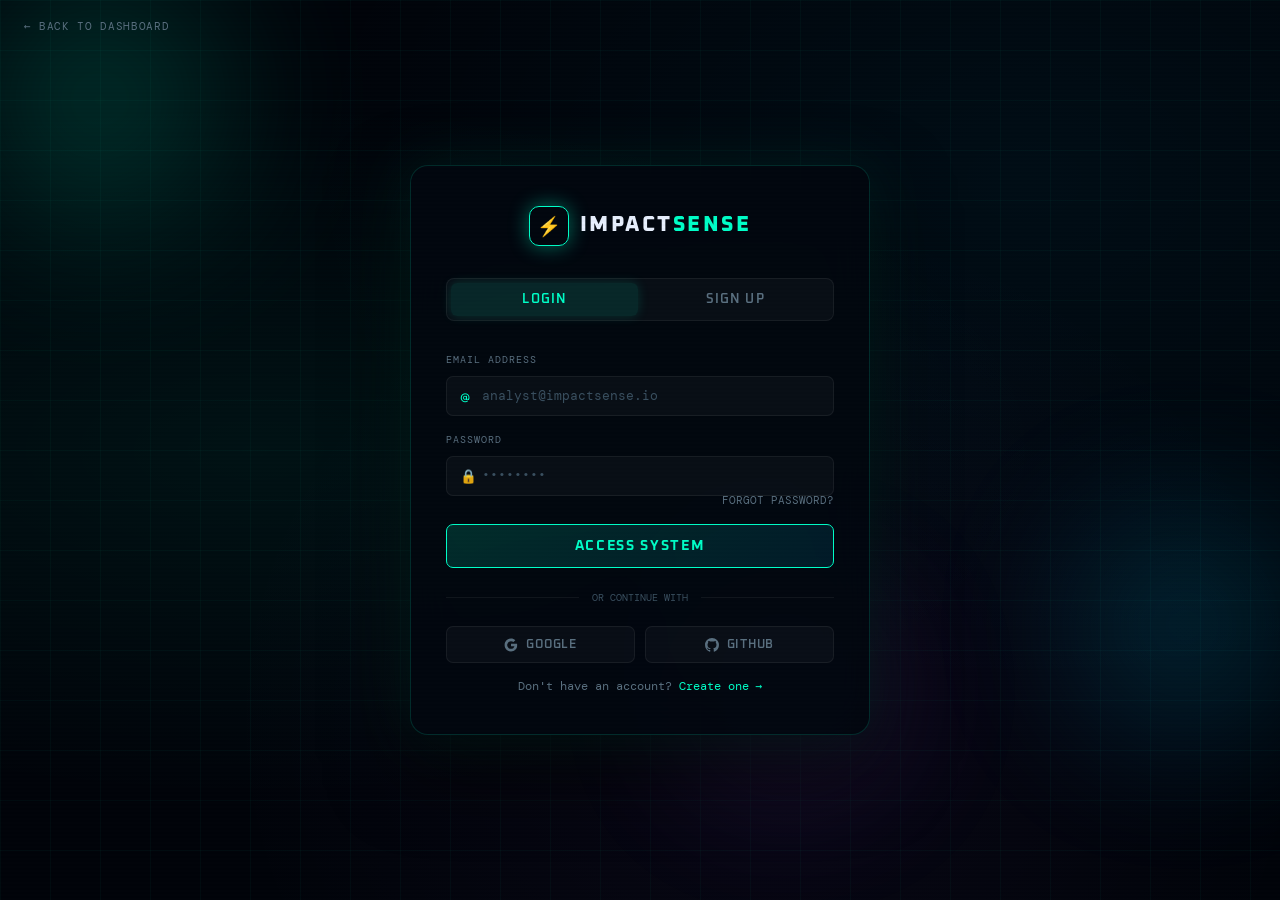
<file: login.html>
<!DOCTYPE html>
<html lang="en">
<head>
  <meta charset="UTF-8"/>
  <title>ImpactSense — Login</title>
  <meta name="viewport" content="width=device-width,initial-scale=1"/>
  <link rel="stylesheet" href="shared.css"/>
  <link rel="icon" type="image/png" href="earthquake.png"/>
  <style>
    body { display:flex; align-items:center; justify-content:center; min-height:100vh; overflow:hidden; }

    /* Animated BG */
    .auth-bg {
      position:fixed; inset:0; z-index:0;
      background: radial-gradient(ellipse at 20% 50%, rgba(0,255,200,.06) 0%, transparent 55%),
                  radial-gradient(ellipse at 80% 20%, rgba(0,200,255,.05) 0%, transparent 50%),
                  radial-gradient(ellipse at 60% 80%, rgba(168,85,247,.05) 0%, transparent 50%),
                  var(--void);
    }
    .auth-grid {
      position:fixed; inset:0; z-index:0; pointer-events:none;
      background:
        linear-gradient(to right, rgba(0,255,200,.03) 1px, transparent 1px),
        linear-gradient(to bottom, rgba(0,255,200,.03) 1px, transparent 1px);
      background-size:50px 50px;
    }
    /* Floating orbs */
    .orb {
      position:fixed; border-radius:50%; pointer-events:none; z-index:0;
      filter:blur(80px); opacity:.3; animation:orb-drift 12s ease-in-out infinite;
    }
    .orb1 { width:400px;height:400px;left:-100px;top:-100px;background:radial-gradient(circle,var(--neon),transparent 60%); animation-delay:0s; }
    .orb2 { width:350px;height:350px;right:-80px;bottom:100px;background:radial-gradient(circle,var(--neon2),transparent 60%); animation-delay:-4s; }
    .orb3 { width:300px;height:300px;left:50%;top:60%;background:radial-gradient(circle,var(--neon3),transparent 60%); animation-delay:-8s; }
    @keyframes orb-drift { 0%,100%{transform:translate(0,0)} 33%{transform:translate(20px,-30px)} 66%{transform:translate(-15px,20px)} }

    /* Auth card */
    .auth-card {
      position:relative; z-index:10;
      width:min(460px,calc(100vw - 2rem));
      background:rgba(3,8,16,.92);
      border:1px solid rgba(0,255,200,.15);
      border-radius:18px;
      padding:2.5rem 2.2rem;
      backdrop-filter:blur(24px);
      box-shadow:0 0 60px rgba(0,255,200,.08), 0 32px 80px rgba(0,0,0,.7);
    }
    .corner-frame .cf { border-color:var(--neon); opacity:.6; }

    .auth-logo {
      display:flex; align-items:center; gap:.7rem;
      margin-bottom:2rem; justify-content:center;
    }
    .auth-logo-icon {
      width:40px;height:40px; border:1.5px solid var(--neon);
      border-radius:10px; display:flex;align-items:center;justify-content:center;
      color:var(--neon); font-size:1.2rem; box-shadow:var(--glow-neon);
    }
    .auth-logo-text { font-family:var(--fd); font-size:1.3rem; font-weight:800; letter-spacing:.12em; }
    .auth-logo-text span { color:var(--neon); }

    .auth-tabs {
      display:grid; grid-template-columns:1fr 1fr;
      background:rgba(255,255,255,.03); border:1px solid var(--border2);
      border-radius:8px; padding:.25rem; margin-bottom:2rem; gap:.25rem;
    }
    .tab-btn {
      font-family:var(--fd); font-size:.82rem; font-weight:600; letter-spacing:.08em;
      padding:.55rem; border:none; border-radius:6px; cursor:pointer;
      background:transparent; color:var(--muted); transition:all .2s;
    }
    .tab-btn.active {
      background:rgba(0,255,200,.1); color:var(--neon);
      box-shadow:0 0 12px rgba(0,255,200,.15);
    }

    .auth-form { display:flex; flex-direction:column; gap:1.1rem; }
    .form-group { display:flex; flex-direction:column; gap:.3rem; }

    .auth-divider {
      display:flex; align-items:center; gap:.8rem;
      font-family:var(--fm); font-size:.65rem; color:var(--muted2); margin:.3rem 0;
    }
    .auth-divider::before,.auth-divider::after { content:''; flex:1; height:1px; background:var(--border2); }

    .social-btns { display:grid; grid-template-columns:1fr 1fr; gap:.6rem; }
    .social-btn {
      display:flex; align-items:center; justify-content:center; gap:.5rem;
      font-family:var(--fd); font-size:.78rem; font-weight:600; letter-spacing:.06em;
      padding:.6rem; border-radius:7px; border:1px solid var(--border2);
      background:rgba(255,255,255,.03); color:var(--muted); cursor:pointer; transition:all .2s;
    }
    .social-btn:hover { border-color:var(--neon); color:var(--text); background:rgba(0,255,200,.05); }

    .submit-btn {
      width:100%; padding:.75rem;
      font-family:var(--fd); font-weight:700; font-size:.88rem; letter-spacing:.12em;
      border:1px solid var(--neon); border-radius:7px;
      background:linear-gradient(135deg,rgba(0,255,200,.15),rgba(0,200,255,.1));
      color:var(--neon); cursor:pointer; transition:all .2s;
      position:relative; overflow:hidden;
    }
    .submit-btn::after {
      content:''; position:absolute; inset:0;
      background:linear-gradient(135deg,rgba(0,255,200,.2),transparent);
      opacity:0; transition:opacity .2s;
    }
    .submit-btn:hover { box-shadow:var(--glow-neon); transform:translateY(-1px); }
    .submit-btn:hover::after { opacity:1; }

    .auth-footer-text {
      text-align:center; margin-top:1rem;
      font-family:var(--fm); font-size:.72rem; color:var(--muted);
    }
    .auth-footer-text a { color:var(--neon); cursor:pointer; }
    .auth-footer-text a:hover { text-shadow:0 0 8px rgba(0,255,200,.5); }

    .forgot-link {
      font-family:var(--fm); font-size:.68rem; color:var(--muted);
      cursor:pointer; align-self:flex-end; margin-top:-.5rem;
      transition:color .2s;
    }
    .forgot-link:hover { color:var(--neon); }

    /* Field icons inside inputs */
    .fi { padding-left:2.2rem !important; }

    /* Error/success states */
    .field-error { font-family:var(--fm); font-size:.65rem; color:var(--red); margin-top:.2rem; display:none; }
    .input-error { border-color:var(--red) !important; box-shadow:0 0 0 2px rgba(255,59,92,.12) !important; }
    .success-msg {
      display:none; text-align:center; padding:.8rem;
      background:rgba(0,232,122,.08); border:1px solid rgba(0,232,122,.25);
      border-radius:7px; font-family:var(--fm); font-size:.8rem; color:var(--green);
    }

    /* Password strength */
    .pw-strength { display:flex; gap:.25rem; margin-top:.4rem; }
    .pw-bar { flex:1; height:3px; border-radius:999px; background:var(--border2); transition:background .3s; }

    /* Back to home */
    .back-home {
      position:fixed; top:1.2rem; left:1.5rem; z-index:20;
      display:flex; align-items:center; gap:.4rem;
      font-family:var(--fm); font-size:.7rem; color:var(--muted); letter-spacing:.06em;
      transition:color .2s; cursor:pointer;
    }
    .back-home:hover { color:var(--neon); }
  </style>
</head>
<body>
  <div class="auth-bg"></div>
  <div class="auth-grid"></div>
  <div class="orb orb1"></div>
  <div class="orb orb2"></div>
  <div class="orb orb3"></div>

  <a href="index.html" class="back-home">← BACK TO DASHBOARD</a>

  <div class="auth-card">
    <div class="corner-frame">
      <span class="cf tl"></span><span class="cf tr"></span>
      <span class="cf bl"></span><span class="cf br"></span>
    </div>

    <div class="auth-logo">
      <div class="auth-logo-icon">⚡</div>
      <div class="auth-logo-text">IMPACT<span>SENSE</span></div>
    </div>

    <div class="auth-tabs">
      <button class="tab-btn active" id="tabLogin" onclick="switchTab('login')">LOGIN</button>
      <button class="tab-btn" id="tabSignup" onclick="switchTab('signup')">SIGN UP</button>
    </div>

    <!-- LOGIN FORM -->
    <form class="auth-form" id="loginForm" onsubmit="handleLogin(event)">
      <div class="form-group">
        <label>EMAIL ADDRESS</label>
        <div class="input-wrap">
          <span class="input-icon">@</span>
          <input type="email" id="loginEmail" class="fi" placeholder="analyst@impactsense.io" required/>
        </div>
        <span class="field-error" id="loginEmailErr">Invalid email address</span>
      </div>
      <div class="form-group">
        <label>PASSWORD</label>
        <div class="input-wrap">
          <span class="input-icon">🔒</span>
          <input type="password" id="loginPass" class="fi" placeholder="••••••••" required/>
        </div>
        <span class="forgot-link" onclick="showForgot()">FORGOT PASSWORD?</span>
      </div>
      <button type="submit" class="submit-btn" id="loginBtn">
        <span id="loginBtnText">ACCESS SYSTEM</span>
      </button>
      <div class="auth-divider">OR CONTINUE WITH</div>
      <div class="social-btns">
        <button type="button" class="social-btn" onclick="socialLogin('google')">
          <svg width="14" height="14" viewBox="0 0 24 24"><path fill="currentColor" d="M22.56 12.25c0-.78-.07-1.53-.2-2.25H12v4.26h5.92c-.26 1.37-1.04 2.53-2.21 3.31v2.77h3.57c2.08-1.92 3.28-4.74 3.28-8.09z"/><path fill="currentColor" d="M12 23c2.97 0 5.46-.98 7.28-2.66l-3.57-2.77c-.98.66-2.23 1.06-3.71 1.06-2.86 0-5.29-1.93-6.16-4.53H2.18v2.84C3.99 20.53 7.7 23 12 23z"/><path fill="currentColor" d="M5.84 14.09c-.22-.66-.35-1.36-.35-2.09s.13-1.43.35-2.09V7.07H2.18C1.43 8.55 1 10.22 1 12s.43 3.45 1.18 4.93l2.85-2.22.81-.62z"/><path fill="currentColor" d="M12 5.38c1.62 0 3.06.56 4.21 1.64l3.15-3.15C17.45 2.09 14.97 1 12 1 7.7 1 3.99 3.47 2.18 7.07l3.66 2.84c.87-2.6 3.3-4.53 6.16-4.53z"/></svg>
          GOOGLE
        </button>
        <button type="button" class="social-btn" onclick="socialLogin('github')">
          <svg width="14" height="14" viewBox="0 0 24 24" fill="currentColor"><path d="M12 0C5.374 0 0 5.373 0 12c0 5.302 3.438 9.8 8.207 11.387.599.111.793-.261.793-.577v-2.234c-3.338.726-4.033-1.416-4.033-1.416-.546-1.387-1.333-1.756-1.333-1.756-1.089-.745.083-.729.083-.729 1.205.084 1.839 1.237 1.839 1.237 1.07 1.834 2.807 1.304 3.492.997.107-.775.418-1.305.762-1.604-2.665-.305-5.467-1.334-5.467-5.931 0-1.311.469-2.381 1.236-3.221-.124-.303-.535-1.524.117-3.176 0 0 1.008-.322 3.301 1.23A11.509 11.509 0 0112 5.803c1.02.005 2.047.138 3.006.404 2.291-1.552 3.297-1.23 3.297-1.23.653 1.653.242 2.874.118 3.176.77.84 1.235 1.911 1.235 3.221 0 4.609-2.807 5.624-5.479 5.921.43.372.823 1.102.823 2.222v3.293c0 .319.192.694.801.576C20.566 21.797 24 17.3 24 12c0-6.627-5.373-12-12-12z"/></svg>
          GITHUB
        </button>
      </div>
      <div class="success-msg" id="loginSuccess">✓ ACCESS GRANTED — Redirecting…</div>
    </form>

    <!-- SIGNUP FORM -->
    <form class="auth-form" id="signupForm" style="display:none" onsubmit="handleSignup(event)">
      <div class="form-group">
        <label>FULL NAME</label>
        <div class="input-wrap">
          <span class="input-icon">👤</span>
          <input type="text" id="signupName" class="fi" placeholder="Your full name" required/>
        </div>
      </div>
      <div class="form-group">
        <label>EMAIL ADDRESS</label>
        <div class="input-wrap">
          <span class="input-icon">@</span>
          <input type="email" id="signupEmail" class="fi" placeholder="analyst@impactsense.io" required/>
        </div>
      </div>
      <div class="form-group">
        <label>PASSWORD</label>
        <div class="input-wrap">
          <span class="input-icon">🔒</span>
          <input type="password" id="signupPass" class="fi" placeholder="Min 8 characters" oninput="checkStrength(this.value)" required/>
        </div>
        <div class="pw-strength">
          <div class="pw-bar" id="pwb1"></div>
          <div class="pw-bar" id="pwb2"></div>
          <div class="pw-bar" id="pwb3"></div>
          <div class="pw-bar" id="pwb4"></div>
        </div>
      </div>
      <div class="form-group">
        <label>CONFIRM PASSWORD</label>
        <div class="input-wrap">
          <span class="input-icon">🔒</span>
          <input type="password" id="signupPass2" class="fi" placeholder="Repeat password" required/>
        </div>
        <span class="field-error" id="pwMatchErr">Passwords do not match</span>
      </div>
      <button type="submit" class="submit-btn">CREATE ACCOUNT</button>
      <div class="auth-divider">OR CONTINUE WITH</div>
      <div class="social-btns">
        <button type="button" class="social-btn" onclick="socialLogin('google')">
          <svg width="14" height="14" viewBox="0 0 24 24"><path fill="currentColor" d="M22.56 12.25c0-.78-.07-1.53-.2-2.25H12v4.26h5.92c-.26 1.37-1.04 2.53-2.21 3.31v2.77h3.57c2.08-1.92 3.28-4.74 3.28-8.09z"/><path fill="currentColor" d="M12 23c2.97 0 5.46-.98 7.28-2.66l-3.57-2.77c-.98.66-2.23 1.06-3.71 1.06-2.86 0-5.29-1.93-6.16-4.53H2.18v2.84C3.99 20.53 7.7 23 12 23z"/><path fill="currentColor" d="M5.84 14.09c-.22-.66-.35-1.36-.35-2.09s.13-1.43.35-2.09V7.07H2.18C1.43 8.55 1 10.22 1 12s.43 3.45 1.18 4.93l2.85-2.22.81-.62z"/><path fill="currentColor" d="M12 5.38c1.62 0 3.06.56 4.21 1.64l3.15-3.15C17.45 2.09 14.97 1 12 1 7.7 1 3.99 3.47 2.18 7.07l3.66 2.84c.87-2.6 3.3-4.53 6.16-4.53z"/></svg>
          GOOGLE
        </button>
        <button type="button" class="social-btn" onclick="socialLogin('github')">
          <svg width="14" height="14" viewBox="0 0 24 24" fill="currentColor"><path d="M12 0C5.374 0 0 5.373 0 12c0 5.302 3.438 9.8 8.207 11.387.599.111.793-.261.793-.577v-2.234c-3.338.726-4.033-1.416-4.033-1.416-.546-1.387-1.333-1.756-1.333-1.756-1.089-.745.083-.729.083-.729 1.205.084 1.839 1.237 1.839 1.237 1.07 1.834 2.807 1.304 3.492.997.107-.775.418-1.305.762-1.604-2.665-.305-5.467-1.334-5.467-5.931 0-1.311.469-2.381 1.236-3.221-.124-.303-.535-1.524.117-3.176 0 0 1.008-.322 3.301 1.23A11.509 11.509 0 0112 5.803c1.02.005 2.047.138 3.006.404 2.291-1.552 3.297-1.23 3.297-1.23.653 1.653.242 2.874.118 3.176.77.84 1.235 1.911 1.235 3.221 0 4.609-2.807 5.624-5.479 5.921.43.372.823 1.102.823 2.222v3.293c0 .319.192.694.801.576C20.566 21.797 24 17.3 24 12c0-6.627-5.373-12-12-12z"/></svg>
          GITHUB
        </button>
      </div>
      <div class="success-msg" id="signupSuccess">✓ ACCOUNT CREATED — Welcome to ImpactSense!</div>
    </form>

    <p class="auth-footer-text" id="switchText">
      Don't have an account? <a onclick="switchTab('signup')">Create one →</a>
    </p>
  </div>

  <script>
    function switchTab(tab) {
      const isLogin = tab === 'login';
      document.getElementById('loginForm').style.display  = isLogin ? 'flex' : 'none';
      document.getElementById('signupForm').style.display = isLogin ? 'none' : 'flex';
      document.getElementById('tabLogin').classList.toggle('active', isLogin);
      document.getElementById('tabSignup').classList.toggle('active', !isLogin);
      document.getElementById('switchText').innerHTML = isLogin
        ? `Don't have an account? <a onclick="switchTab('signup')">Create one →</a>`
        : `Already have an account? <a onclick="switchTab('login')">Login →</a>`;
    }

    function handleLogin(e) {
      e.preventDefault();
      const btn = document.getElementById('loginBtn');
      const txt = document.getElementById('loginBtnText');
      txt.textContent = 'AUTHENTICATING…';
      btn.disabled = true;
      setTimeout(() => {
        document.getElementById('loginSuccess').style.display = 'block';
        setTimeout(() => { window.location.href = 'index.html'; }, 1200);
      }, 1000);
    }

    function handleSignup(e) {
      e.preventDefault();
      const p1 = document.getElementById('signupPass').value;
      const p2 = document.getElementById('signupPass2').value;
      const err = document.getElementById('pwMatchErr');
      if (p1 !== p2) { err.style.display = 'block'; return; }
      err.style.display = 'none';
      document.getElementById('signupSuccess').style.display = 'block';
      setTimeout(() => { window.location.href = 'index.html'; }, 1500);
    }

    function checkStrength(pw) {
      const bars = [document.getElementById('pwb1'),document.getElementById('pwb2'),document.getElementById('pwb3'),document.getElementById('pwb4')];
      const score = [pw.length>=6, pw.length>=10, /[A-Z]/.test(pw)&&/[0-9]/.test(pw), /[^A-Za-z0-9]/.test(pw)];
      const colors = ['#ff3b5c','#ff7c2a','#f5c518','#00e87a'];
      bars.forEach((b,i) => b.style.background = score.slice(0,i+1).every(Boolean) ? colors[Math.min(score.filter(Boolean).length-1,3)] : 'var(--border2)');
    }

    function socialLogin(provider) {
      const msg = provider === 'google' ? '🔵 Redirecting to Google…' : '⚫ Redirecting to GitHub…';
      document.getElementById('loginForm').querySelector('.submit-btn').textContent = msg;
    }

    function showForgot() {
      const email = document.getElementById('loginEmail').value;
      alert(`Password reset link sent to: ${email || 'your email'}`);
    }
  </script>
</body>
</html>
</file>
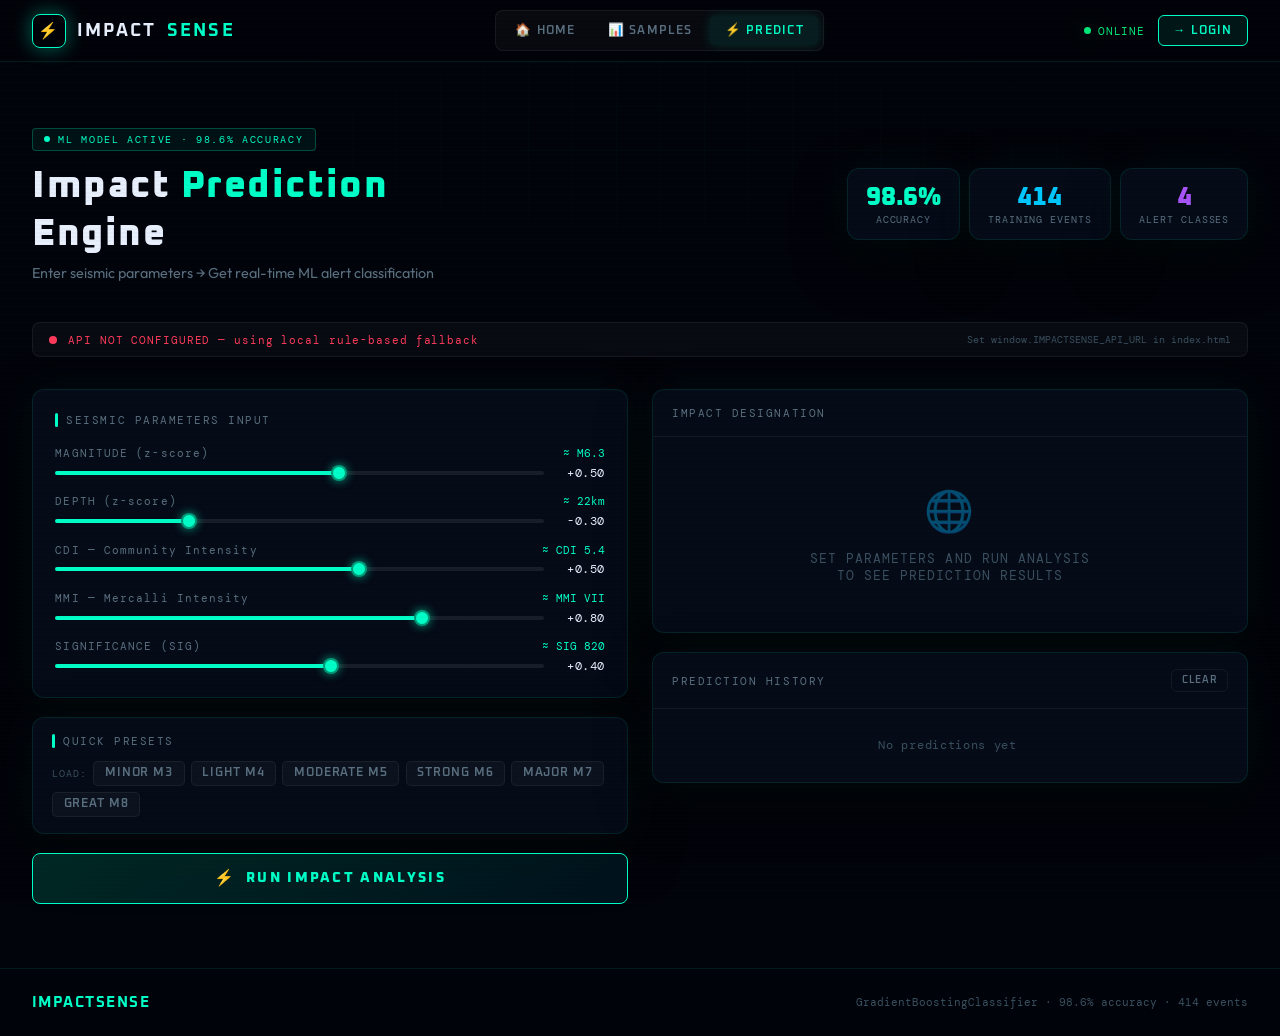
<file: predict.html>
<!DOCTYPE html>
<html lang="en">
<head>
  <meta charset="UTF-8"/>
  <title>ImpactSense — Predict</title>
  <meta name="viewport" content="width=device-width,initial-scale=1"/>
  <link rel="stylesheet" href="shared.css"/>
  <style>
    .page-wrap { background: var(--void); }

    /* Hero strip */
    .predict-hero {
      padding: 4rem 0 2.5rem;
      position: relative; overflow: hidden;
    }
    .predict-hero .neon-grid { opacity: .6; }
    .ph-inner {
      display: flex; align-items: center; justify-content: space-between;
      gap: 2rem; flex-wrap: wrap; position: relative; z-index: 1;
    }
    .ph-tag {
      display: inline-flex; align-items: center; gap: .5rem;
      font-family: var(--fm); font-size: .65rem; letter-spacing: .16em;
      color: var(--neon); border: 1px solid rgba(0,255,200,.25);
      background: rgba(0,255,200,.06); padding: .25rem .7rem;
      border-radius: 4px; margin-bottom: .7rem;
    }
    .ph-tag-dot { width: 6px; height: 6px; border-radius: 50%; background: var(--neon); animation: blink 1.2s ease infinite; }
    .ph-title { font-family: var(--fd); font-size: clamp(1.8rem,3vw,2.8rem); font-weight: 800; letter-spacing: .04em; }
    .ph-title em { font-style:normal; color: var(--neon); }
    .ph-sub { color: var(--muted); font-size: .9rem; margin-top: .4rem; }

    /* API status bar */
    .api-bar {
      display: flex; align-items: center; gap: .7rem;
      padding: .6rem 1rem; margin-bottom: 2rem;
      background: rgba(255,255,255,.03); border: 1px solid var(--border2);
      border-radius: 8px; flex-wrap: wrap;
    }
    .api-dot { width: 8px; height: 8px; border-radius: 50%; background: var(--muted2); flex-shrink: 0; }
    .api-dot.online { background: var(--green); box-shadow: var(--glow-green); animation: pulse-s 2s ease infinite; }
    .api-dot.offline { background: var(--red); }
    .api-txt { font-family: var(--fm); font-size: .7rem; letter-spacing: .08em; }
    .api-txt.online { color: var(--green); }
    .api-txt.offline { color: var(--red); }
    .api-url { font-family: var(--fm); font-size: .65rem; color: var(--muted2); margin-left: auto; }

    /* Main layout */
    .predict-layout {
      display: grid; grid-template-columns: 1fr 1fr;
      gap: 1.5rem; align-items: start;
      padding-bottom: 4rem;
    }

    /* Input panel */
    .input-panel { display: flex; flex-direction: column; gap: 1.2rem; }

    .panel-title {
      font-family: var(--fm); font-size: .68rem; letter-spacing: .14em; color: var(--muted);
      display: flex; align-items: center; gap: .5rem;
    }
    .panel-title::before { content:''; width:3px; height:14px; background:var(--neon); border-radius:2px; }

    /* Slider inputs */
    .slider-group { display: flex; flex-direction: column; gap: .85rem; }
    .slider-row { display: flex; flex-direction: column; gap: .3rem; }
    .slider-header { display: flex; justify-content: space-between; align-items: baseline; }
    .slider-name { font-family: var(--fm); font-size: .68rem; letter-spacing: .1em; color: var(--muted); }
    .slider-hint { font-family: var(--fm); font-size: .68rem; color: var(--neon); }
    .slider-wrap { display: flex; align-items: center; gap: .8rem; }
    input[type="range"] {
      flex: 1; height: 4px; border-radius: 999px;
      appearance: none; -webkit-appearance: none;
      background: rgba(255,255,255,.08); cursor: pointer; border: none; padding: 0;
      box-shadow: none;
    }
    input[type="range"]::-webkit-slider-thumb {
      -webkit-appearance: none; width: 16px; height: 16px; border-radius: 50%;
      background: var(--neon); border: 2px solid rgba(0,0,0,.4);
      box-shadow: 0 0 10px rgba(0,255,200,.6); cursor: pointer; transition: transform .15s;
    }
    input[type="range"]::-webkit-slider-thumb:hover { transform: scale(1.3); }
    .slider-val {
      font-family: var(--fm); font-size: .75rem; color: var(--text);
      min-width: 3rem; text-align: right; letter-spacing: .04em;
    }

    /* Presets */
    .presets-row {
      display: flex; gap: .4rem; flex-wrap: wrap; align-items: center;
    }
    .preset-lbl { font-family: var(--fm); font-size: .6rem; color: var(--muted2); letter-spacing: .1em; }
    .preset {
      font-family: var(--fd); font-size: .72rem; font-weight: 600; letter-spacing: .08em;
      padding: .28rem .65rem; border-radius: 5px;
      border: 1px solid var(--border2); background: rgba(255,255,255,.03);
      color: var(--muted); cursor: pointer; transition: all .2s;
    }
    .preset:hover { border-color: var(--neon); color: var(--neon); background: rgba(0,255,200,.06); }
    .preset.active { border-color: var(--neon); color: var(--neon); background: rgba(0,255,200,.1); }

    /* Run button */
    .run-btn {
      width: 100%; padding: .9rem;
      font-family: var(--fd); font-weight: 800; font-size: .9rem; letter-spacing: .16em;
      border: 1px solid var(--neon); border-radius: 8px;
      background: linear-gradient(135deg,rgba(0,255,200,.15),rgba(0,200,255,.08));
      color: var(--neon); cursor: pointer; transition: all .2s;
      display: flex; align-items: center; justify-content: center; gap: .6rem;
      position: relative; overflow: hidden;
    }
    .run-btn:hover { box-shadow: var(--glow-neon); transform: translateY(-2px); }
    .run-btn.loading { opacity: .7; pointer-events: none; }
    .run-icon { font-size: 1rem; }

    /* ── OUTPUT PANEL ── */
    .output-panel { display: flex; flex-direction: column; gap: 1.2rem; position: sticky; top: 80px; }

    .result-card {
      position: relative; overflow: hidden;
      transition: border-color .4s, box-shadow .4s;
    }
    .result-card.green  { border-color: rgba(0,232,122,.4);  box-shadow: 0 0 40px rgba(0,232,122,.08); }
    .result-card.yellow { border-color: rgba(245,197,24,.4); box-shadow: 0 0 40px rgba(245,197,24,.08); }
    .result-card.orange { border-color: rgba(255,124,42,.4); box-shadow: 0 0 40px rgba(255,124,42,.08); }
    .result-card.red    { border-color: rgba(255,59,92,.4);  box-shadow: 0 0 40px rgba(255,59,92,.12); }

    .result-idle {
      padding: 3rem 1.5rem; text-align: center;
      font-family: var(--fm); color: var(--muted2); font-size: .8rem; letter-spacing: .08em;
    }
    .result-idle-icon { font-size: 2.5rem; margin-bottom: .8rem; opacity: .4; display: block; }

    .result-body { padding: 1.5rem; display: none; }
    .result-body.show { display: block; }

    .result-alert-row {
      display: flex; align-items: center; justify-content: space-between;
      margin-bottom: 1.2rem; flex-wrap: wrap; gap: .5rem;
    }
    .result-alert-name {
      font-family: var(--fd); font-size: 2.2rem; font-weight: 800; letter-spacing: .06em;
      line-height: 1;
    }
    .result-conf {
      font-family: var(--fm); font-size: .75rem; letter-spacing: .08em;
      padding: .3rem .7rem; border-radius: 5px; border: 1px solid;
    }
    .result-desc {
      font-size: .88rem; color: var(--muted); line-height: 1.7; margin-bottom: 1.4rem;
      padding: .8rem 1rem; background: rgba(255,255,255,.03);
      border-radius: 7px; border: 1px solid var(--border2);
      font-family: var(--fm);
    }
    .prob-section { margin-bottom: 1.2rem; }
    .prob-title { font-family: var(--fm); font-size: .62rem; color: var(--muted2); letter-spacing: .1em; margin-bottom: .65rem; }
    .prob-row {
      display: grid; grid-template-columns: 3.5rem 1fr 2.8rem;
      gap: .4rem; align-items: center; margin-bottom: .4rem;
    }
    .prob-lbl { font-family: var(--fm); font-size: .65rem; letter-spacing: .08em; }
    .prob-track { height: 6px; background: rgba(255,255,255,.06); border-radius: 999px; overflow: hidden; }
    .prob-fill { height: 100%; border-radius: 999px; transition: width .7s cubic-bezier(.4,0,.2,1); width: 0%; }
    .prob-num { font-family: var(--fm); font-size: .68rem; text-align: right; }

    .result-inputs {
      display: grid; grid-template-columns: repeat(3,1fr); gap: .5rem;
    }
    .ri-cell {
      background: rgba(255,255,255,.025); border: 1px solid var(--border2);
      border-radius: 6px; padding: .55rem .65rem;
    }
    .ri-lbl { font-family: var(--fm); font-size: .58rem; color: var(--muted2); letter-spacing: .08em; }
    .ri-val { font-family: var(--fd); font-size: .95rem; font-weight: 700; margin-top: .1rem; }

    /* History panel */
    .history-card {}
    .history-list { display: flex; flex-direction: column; gap: .35rem; max-height: 220px; overflow-y: auto; padding-right: .3rem; }
    .history-list::-webkit-scrollbar { width: 3px; }
    .history-list::-webkit-scrollbar-track { background: transparent; }
    .history-list::-webkit-scrollbar-thumb { background: var(--border2); border-radius: 999px; }
    .hist-row {
      display: flex; align-items: center; gap: .6rem;
      padding: .5rem .7rem; background: rgba(255,255,255,.02);
      border: 1px solid var(--border2); border-radius: 6px;
      cursor: pointer; transition: all .15s;
    }
    .hist-row:hover { border-color: var(--neon); background: rgba(0,255,200,.03); }
    .hist-dot { width: 8px; height: 8px; border-radius: 50%; flex-shrink: 0; }
    .hist-info { flex: 1; min-width: 0; }
    .hist-name { font-family: var(--fd); font-size: .8rem; font-weight: 600; }
    .hist-meta { font-family: var(--fm); font-size: .62rem; color: var(--muted); margin-top: .05rem; }
    .hist-conf { font-family: var(--fm); font-size: .68rem; }
    .hist-empty { font-family: var(--fm); font-size: .72rem; color: var(--muted2); text-align: center; padding: 1rem; letter-spacing: .06em; }

    @media(max-width:900px){
      .predict-layout { grid-template-columns: 1fr; }
      .output-panel { position: static; }
    }
  </style>
</head>
<body>
  <!-- NAVBAR -->
  <header class="navbar">
    <div class="nav-inner">
      <a href="index.html" class="nav-logo">
        <div class="nav-logo-icon">⚡</div>
        IMPACT<span style="color:var(--neon)">SENSE</span>
      </a>
      <nav class="nav-links">
        <a href="index.html" class="nav-link">🏠 HOME</a>
        <a href="samples.html" class="nav-link">📊 SAMPLES</a>
        <a href="predict.html" class="nav-link active">⚡ PREDICT</a>
      </nav>
      <div class="nav-right">
        <div class="nav-status"><span class="ns-dot"></span><span class="mono" style="font-size:.68rem;color:var(--green);letter-spacing:.08em">ONLINE</span></div>
        <a href="login.html" class="btn btn-neon" style="padding:.4rem .9rem;font-size:.75rem">→ LOGIN</a>
      </div>
    </div>
  </header>

  <main class="page-wrap">
    <!-- Hero -->
    <section class="predict-hero">
      <div class="neon-grid"></div>
      <div class="container">
        <div class="ph-inner">
          <div>
            <div class="ph-tag"><span class="ph-tag-dot"></span>ML MODEL ACTIVE · 98.6% ACCURACY</div>
            <h1 class="ph-title">Impact <em>Prediction</em><br/>Engine</h1>
            <p class="ph-sub">Enter seismic parameters → Get real-time ML alert classification</p>
          </div>
          <div style="display:flex;gap:.6rem;flex-wrap:wrap">
            <div class="card" style="padding:.8rem 1.1rem;text-align:center">
              <div style="font-family:var(--fd);font-size:1.6rem;font-weight:800;color:var(--neon)">98.6%</div>
              <div class="mono" style="font-size:.6rem;color:var(--muted);letter-spacing:.1em">ACCURACY</div>
            </div>
            <div class="card" style="padding:.8rem 1.1rem;text-align:center">
              <div style="font-family:var(--fd);font-size:1.6rem;font-weight:800;color:var(--neon2)">414</div>
              <div class="mono" style="font-size:.6rem;color:var(--muted);letter-spacing:.1em">TRAINING EVENTS</div>
            </div>
            <div class="card" style="padding:.8rem 1.1rem;text-align:center">
              <div style="font-family:var(--fd);font-size:1.6rem;font-weight:800;color:var(--neon3)">4</div>
              <div class="mono" style="font-size:.6rem;color:var(--muted);letter-spacing:.1em">ALERT CLASSES</div>
            </div>
          </div>
        </div>
      </div>
    </section>

    <div class="container">
      <!-- API Status Bar -->
      <div class="api-bar">
        <span class="api-dot" id="apiDot"></span>
        <span class="api-txt mono" id="apiTxt">CHECKING API CONNECTION…</span>
        <span class="api-url mono" id="apiUrl">—</span>
      </div>

      <div class="predict-layout">
        <!-- INPUT PANEL -->
        <div class="input-panel">
          <div class="card" style="padding:1.4rem">
            <div class="panel-title" style="margin-bottom:1.2rem">SEISMIC PARAMETERS INPUT</div>

            <div class="slider-group" id="sliderGroup">
              <!-- magnitude -->
              <div class="slider-row">
                <div class="slider-header">
                  <span class="slider-name">MAGNITUDE (z-score)</span>
                  <span class="slider-hint" id="hMag">≈ M6.3</span>
                </div>
                <div class="slider-wrap">
                  <input type="range" id="sMag" min="-3" max="3" step="0.05" value="0.5" oninput="updateSlider()"/>
                  <span class="slider-val" id="vMag">+0.50</span>
                </div>
              </div>
              <!-- depth -->
              <div class="slider-row">
                <div class="slider-header">
                  <span class="slider-name">DEPTH (z-score)</span>
                  <span class="slider-hint" id="hDepth">≈ 58km</span>
                </div>
                <div class="slider-wrap">
                  <input type="range" id="sDepth" min="-1.5" max="3" step="0.05" value="-0.3" oninput="updateSlider()"/>
                  <span class="slider-val" id="vDepth">-0.30</span>
                </div>
              </div>
              <!-- CDI -->
              <div class="slider-row">
                <div class="slider-header">
                  <span class="slider-name">CDI — Community Intensity</span>
                  <span class="slider-hint" id="hCdi">≈ 5.4</span>
                </div>
                <div class="slider-wrap">
                  <input type="range" id="sCdi" min="-2" max="2" step="0.05" value="0.5" oninput="updateSlider()"/>
                  <span class="slider-val" id="vCdi">+0.50</span>
                </div>
              </div>
              <!-- MMI -->
              <div class="slider-row">
                <div class="slider-header">
                  <span class="slider-name">MMI — Mercalli Intensity</span>
                  <span class="slider-hint" id="hMmi">≈ MMI V</span>
                </div>
                <div class="slider-wrap">
                  <input type="range" id="sMmi" min="-3" max="2" step="0.05" value="0.8" oninput="updateSlider()"/>
                  <span class="slider-val" id="vMmi">+0.80</span>
                </div>
              </div>
              <!-- SIG -->
              <div class="slider-row">
                <div class="slider-header">
                  <span class="slider-name">SIGNIFICANCE (SIG)</span>
                  <span class="slider-hint" id="hSig">≈ SIG 850</span>
                </div>
                <div class="slider-wrap">
                  <input type="range" id="sSig" min="-3" max="3" step="0.05" value="0.4" oninput="updateSlider()"/>
                  <span class="slider-val" id="vSig">+0.40</span>
                </div>
              </div>
            </div>
          </div>

          <!-- Presets -->
          <div class="card" style="padding:1rem 1.2rem">
            <div class="panel-title" style="margin-bottom:.8rem">QUICK PRESETS</div>
            <div class="presets-row">
              <span class="preset-lbl">LOAD:</span>
              <button class="preset" onclick="loadPreset('minor')">MINOR M3</button>
              <button class="preset" onclick="loadPreset('light')">LIGHT M4</button>
              <button class="preset" onclick="loadPreset('moderate')">MODERATE M5</button>
              <button class="preset" onclick="loadPreset('strong')">STRONG M6</button>
              <button class="preset" onclick="loadPreset('major')">MAJOR M7</button>
              <button class="preset" onclick="loadPreset('great')">GREAT M8</button>
            </div>
          </div>

          <button class="run-btn" id="runBtn" onclick="runPrediction()">
            <span class="run-icon">⚡</span>
            <span id="runBtnTxt">RUN IMPACT ANALYSIS</span>
          </button>
        </div>

        <!-- OUTPUT PANEL -->
        <div class="output-panel">
          <!-- Result card -->
          <div class="card result-card" id="resultCard">
            <div class="card-head">
              <span class="card-title">IMPACT DESIGNATION</span>
              <span class="live-chip" id="resultSource" style="display:none"><span class="live-dot"></span>ML MODEL</span>
            </div>
            <div class="result-idle" id="resultIdle">
              <span class="result-idle-icon">🌐</span>
              SET PARAMETERS AND RUN ANALYSIS<br/>TO SEE PREDICTION RESULTS
            </div>
            <div class="result-body" id="resultBody">
              <div class="result-alert-row">
                <div class="result-alert-name" id="rAlertName">—</div>
                <div class="result-conf" id="rConf">—</div>
              </div>
              <div class="result-desc" id="rDesc">—</div>
              <div class="prob-section">
                <div class="prob-title">PROBABILITY BREAKDOWN</div>
                <div class="prob-row">
                  <span class="prob-lbl ac-green">GREEN</span>
                  <div class="prob-track"><div class="prob-fill" id="pb-green" style="background:var(--green)"></div></div>
                  <span class="prob-num ac-green" id="pn-green">0%</span>
                </div>
                <div class="prob-row">
                  <span class="prob-lbl ac-yellow">YELLOW</span>
                  <div class="prob-track"><div class="prob-fill" id="pb-yellow" style="background:var(--yellow)"></div></div>
                  <span class="prob-num ac-yellow" id="pn-yellow">0%</span>
                </div>
                <div class="prob-row">
                  <span class="prob-lbl ac-orange">ORANGE</span>
                  <div class="prob-track"><div class="prob-fill" id="pb-orange" style="background:var(--orange)"></div></div>
                  <span class="prob-num ac-orange" id="pn-orange">0%</span>
                </div>
                <div class="prob-row">
                  <span class="prob-lbl ac-red">RED</span>
                  <div class="prob-track"><div class="prob-fill" id="pb-red" style="background:var(--red)"></div></div>
                  <span class="prob-num ac-red" id="pn-red">0%</span>
                </div>
              </div>
              <div class="mono" style="font-size:.62rem;color:var(--muted2);margin-bottom:.7rem;letter-spacing:.08em">INPUT PARAMETERS USED</div>
              <div class="result-inputs" id="rInputs"></div>
            </div>
          </div>

          <!-- History -->
          <div class="card history-card">
            <div class="card-head">
              <span class="card-title">PREDICTION HISTORY</span>
              <button class="btn btn-ghost" style="padding:.25rem .6rem;font-size:.65rem" onclick="clearHistory()">CLEAR</button>
            </div>
            <div style="padding:.8rem">
              <div class="history-list" id="historyList">
                <div class="hist-empty">No predictions yet</div>
              </div>
            </div>
          </div>
        </div>
      </div>
    </div>
  </main>

  <footer class="footer">
    <div class="container footer-inner">
      <span class="footer-brand">IMPACTSENSE</span>
      <span class="footer-copy mono">GradientBoostingClassifier · 98.6% accuracy · 414 events</span>
    </div>
  </footer>

  <script>
    // ── Config ──
    const API_URL = (window.IMPACTSENSE_API_URL || '').replace(/\/$/, '');
    const AC = { green:'#00e87a', yellow:'#f5c518', orange:'#ff7c2a', red:'#ff3b5c' };
    const DESCS = {
      green:  'Low seismic impact. Minimal structural damage expected. No evacuation required.',
      yellow: 'Moderate impact potential. Localized disruption possible. Advisory notifications recommended.',
      orange: 'Significant seismic event. Moderate to heavy damage expected. Emergency protocols activated.',
      red:    'Critical seismic event. Severe structural damage and casualties possible. Full emergency response required.',
    };
    const PRESETS = {
      minor:    { mag:-1.2, dep:-0.5, cdi:-1.4, mmi:-1.9, sig:-1.6 },
      light:    { mag:-0.6, dep:-0.3, cdi:-0.8, mmi:-1.0, sig:-0.9 },
      moderate: { mag: 0.1, dep:-0.3, cdi: 0.1, mmi: 0.1, sig:-0.1 },
      strong:   { mag: 0.8, dep:-0.2, cdi: 0.8, mmi: 0.9, sig: 0.7 },
      major:    { mag: 1.4, dep: 0.1, cdi: 1.2, mmi: 1.4, sig: 1.4 },
      great:    { mag: 2.1, dep: 0.4, cdi: 1.3, mmi: 1.7, sig: 2.0 },
    };

    let predHistory = JSON.parse(localStorage.getItem('is_pred_history') || '[]');

    // ── Slider hints ──
    function zToHint(feature, z) {
      const hints = {
        magnitude: v => `≈ M${Math.max(2,Math.min(9.5,5.5+v*1.5)).toFixed(1)}`,
        depth:     v => `≈ ${Math.max(0,Math.round(35+v*45))}km`,
        cdi:       v => `≈ CDI ${Math.max(0,Math.min(10,4.5+v*1.8)).toFixed(1)}`,
        mmi:       v => { const s=['I','II','III','IV','V','VI','VII','VIII','IX','X']; return `≈ MMI ${s[Math.max(0,Math.min(9,Math.round(4.5+v*1.5)))]}`; },
        sig:       v => `≈ SIG ${Math.max(0,Math.round(700+v*300))}`,
      };
      return hints[feature]?.(z) || '';
    }

    function updateSlider() {
      const sliders = [
        {id:'sMag',  val:'vMag',  hint:'hMag',  feat:'magnitude'},
        {id:'sDepth',val:'vDepth',hint:'hDepth', feat:'depth'},
        {id:'sCdi',  val:'vCdi',  hint:'hCdi',   feat:'cdi'},
        {id:'sMmi',  val:'vMmi',  hint:'hMmi',   feat:'mmi'},
        {id:'sSig',  val:'vSig',  hint:'hSig',   feat:'sig'},
      ];
      sliders.forEach(({id,val,hint,feat}) => {
        const el = document.getElementById(id); if(!el) return;
        const z = parseFloat(el.value);
        const pct = ((z-parseFloat(el.min))/(parseFloat(el.max)-parseFloat(el.min)))*100;
        el.style.background = `linear-gradient(to right, var(--neon) ${pct}%, rgba(255,255,255,.08) ${pct}%)`;
        const vEl = document.getElementById(val);
        if(vEl) vEl.textContent = (z>=0?'+':'')+z.toFixed(2);
        const hEl = document.getElementById(hint);
        if(hEl) hEl.textContent = zToHint(feat, z);
      });
    }

    function loadPreset(name) {
      const p = PRESETS[name]; if(!p) return;
      document.querySelectorAll('.preset').forEach(b=>b.classList.remove('active'));
      event.target.classList.add('active');
      document.getElementById('sMag').value   = p.mag;
      document.getElementById('sDepth').value = p.dep;
      document.getElementById('sCdi').value   = p.cdi;
      document.getElementById('sMmi').value   = p.mmi;
      document.getElementById('sSig').value   = p.sig;
      updateSlider();
    }

    // ── Prediction ──
    async function runPrediction() {
      const btn = document.getElementById('runBtn');
      const txt = document.getElementById('runBtnTxt');
      btn.classList.add('loading');
      txt.textContent = '⟳ RUNNING ML MODEL…';

      const inputs = {
        magnitude: parseFloat(document.getElementById('sMag').value),
        depth:     parseFloat(document.getElementById('sDepth').value),
        cdi:       parseFloat(document.getElementById('sCdi').value),
        mmi:       parseFloat(document.getElementById('sMmi').value),
        sig:       parseFloat(document.getElementById('sSig').value),
      };

      let result = null;
      let fromAPI = false;

      if(API_URL) {
        try {
          const res = await fetch(`${API_URL}/predict`, {
            method: 'POST',
            headers: {'Content-Type':'application/json'},
            body: JSON.stringify(inputs),
            signal: AbortSignal.timeout(8000),
          });
          if(res.ok) { result = await res.json(); fromAPI = true; }
        } catch(e) { console.warn('API offline'); }
      }

      if(!result) {
        // Local fallback
        const {mmi,sig} = inputs;
        const alert = mmi>1.2&&sig>0.8?'red': mmi>0.3||sig>0.2?'orange': mmi>-0.8||sig>-0.5?'yellow':'green';
        result = {
          alert, confidence:82,
          description: DESCS[alert],
          probabilities:{green:0,yellow:0,orange:0,red:0,[alert]:82},
        };
      }

      renderResult(result, inputs, fromAPI);
      addHistory(result, inputs);
      btn.classList.remove('loading');
      txt.textContent = '⚡ RUN IMPACT ANALYSIS';
    }

    function renderResult(data, inputs, fromAPI) {
      const a = data.alert;
      const c = AC[a];
      const card = document.getElementById('resultCard');
      card.className = `card result-card ${a}`;

      document.getElementById('resultIdle').style.display = 'none';
      const body = document.getElementById('resultBody');
      body.classList.add('show');

      const src = document.getElementById('resultSource');
      src.style.display = 'inline-flex';
      src.innerHTML = `<span class="live-dot"></span>${fromAPI ? 'ML API ✓' : 'LOCAL'}`;
      src.style.color = fromAPI ? 'var(--green)' : 'var(--muted)';
      src.style.borderColor = fromAPI ? 'rgba(0,232,122,.25)' : 'var(--border2)';

      document.getElementById('rAlertName').textContent = `${a.toUpperCase()} ALERT`;
      document.getElementById('rAlertName').style.color = c;

      const conf = document.getElementById('rConf');
      conf.textContent = `${data.confidence}% CONF`;
      conf.style.color = c; conf.style.borderColor = c+'44'; conf.style.background = c+'10';

      document.getElementById('rDesc').textContent = data.description || DESCS[a];

      const p = data.probabilities || {};
      ['green','yellow','orange','red'].forEach(k => {
        const val = p[k] || 0;
        document.getElementById(`pb-${k}`).style.width = `${val}%`;
        document.getElementById(`pn-${k}`).textContent = `${val.toFixed?.(1)||val}%`;
      });

      const feats = ['magnitude','depth','cdi','mmi','sig'];
      const labels = ['MAG z','DEPTH z','CDI z','MMI z','SIG z'];
      document.getElementById('rInputs').innerHTML = feats.map((f,i)=>`
        <div class="ri-cell">
          <div class="ri-lbl">${labels[i]}</div>
          <div class="ri-val">${(inputs[f]>=0?'+':'')+inputs[f].toFixed(2)}</div>
        </div>`).join('');
    }

    function addHistory(data, inputs) {
      const item = {
        alert: data.alert, confidence: data.confidence,
        mag: inputs.magnitude, ts: new Date().toLocaleTimeString(),
      };
      predHistory.unshift(item);
      if(predHistory.length > 20) predHistory = predHistory.slice(0,20);
      localStorage.setItem('is_pred_history', JSON.stringify(predHistory));
      renderHistory();
    }

    function renderHistory() {
      const list = document.getElementById('historyList');
      if(!predHistory.length) { list.innerHTML = '<div class="hist-empty">No predictions yet</div>'; return; }
      list.innerHTML = predHistory.map((h,i)=>`
        <div class="hist-row">
          <div class="hist-dot" style="background:${AC[h.alert]}"></div>
          <div class="hist-info">
            <div class="hist-name" style="color:${AC[h.alert]}">${h.alert.toUpperCase()} ALERT</div>
            <div class="hist-meta">MAG z: ${(h.mag>=0?'+':'')+h.mag.toFixed(2)} · ${h.ts}</div>
          </div>
          <span class="hist-conf" style="color:${AC[h.alert]}">${h.confidence}%</span>
        </div>`).join('');
    }

    function clearHistory() {
      predHistory = [];
      localStorage.removeItem('is_pred_history');
      renderHistory();
    }

    // ── API health check ──
    async function checkAPI() {
      const dot = document.getElementById('apiDot');
      const txt = document.getElementById('apiTxt');
      const url = document.getElementById('apiUrl');
      if(!API_URL) {
        dot.className = 'api-dot offline';
        txt.textContent = 'API NOT CONFIGURED — using local rule-based fallback';
        txt.className = 'api-txt offline mono';
        url.textContent = 'Set window.IMPACTSENSE_API_URL in index.html';
        return;
      }
      url.textContent = API_URL;
      try {
        const res = await fetch(`${API_URL}/health`, {signal: AbortSignal.timeout(5000)});
        if(res.ok) {
          dot.className = 'api-dot online';
          txt.textContent = 'ML API ONLINE · GradientBoosting · 98.6% accuracy';
          txt.className = 'api-txt online mono';
        } else throw new Error();
      } catch {
        dot.className = 'api-dot offline';
        txt.textContent = 'API OFFLINE — using local fallback';
        txt.className = 'api-txt offline mono';
      }
    }

    // Init
    window.IMPACTSENSE_API_URL = 'https://impactsense-api.onrender.com';
    updateSlider();
    renderHistory();
    checkAPI();
  </script>
</body>
</html>
</file>
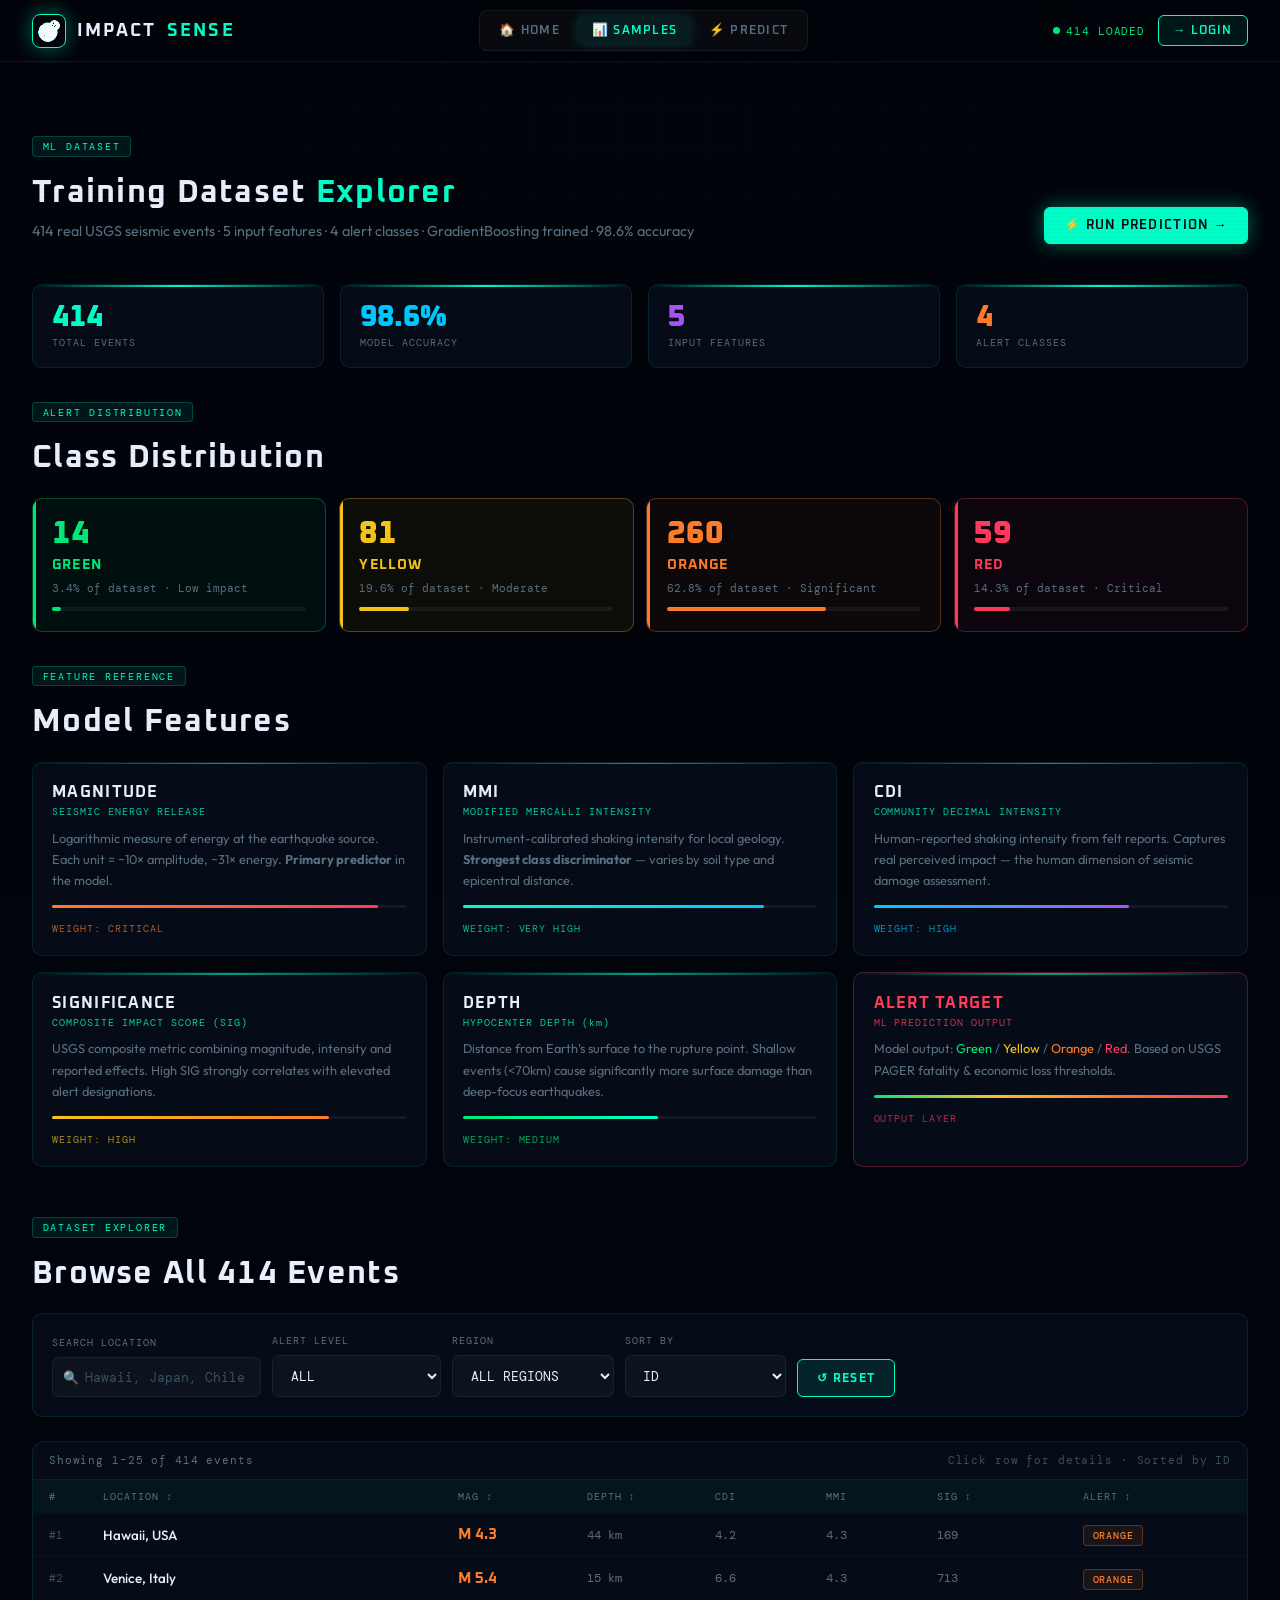
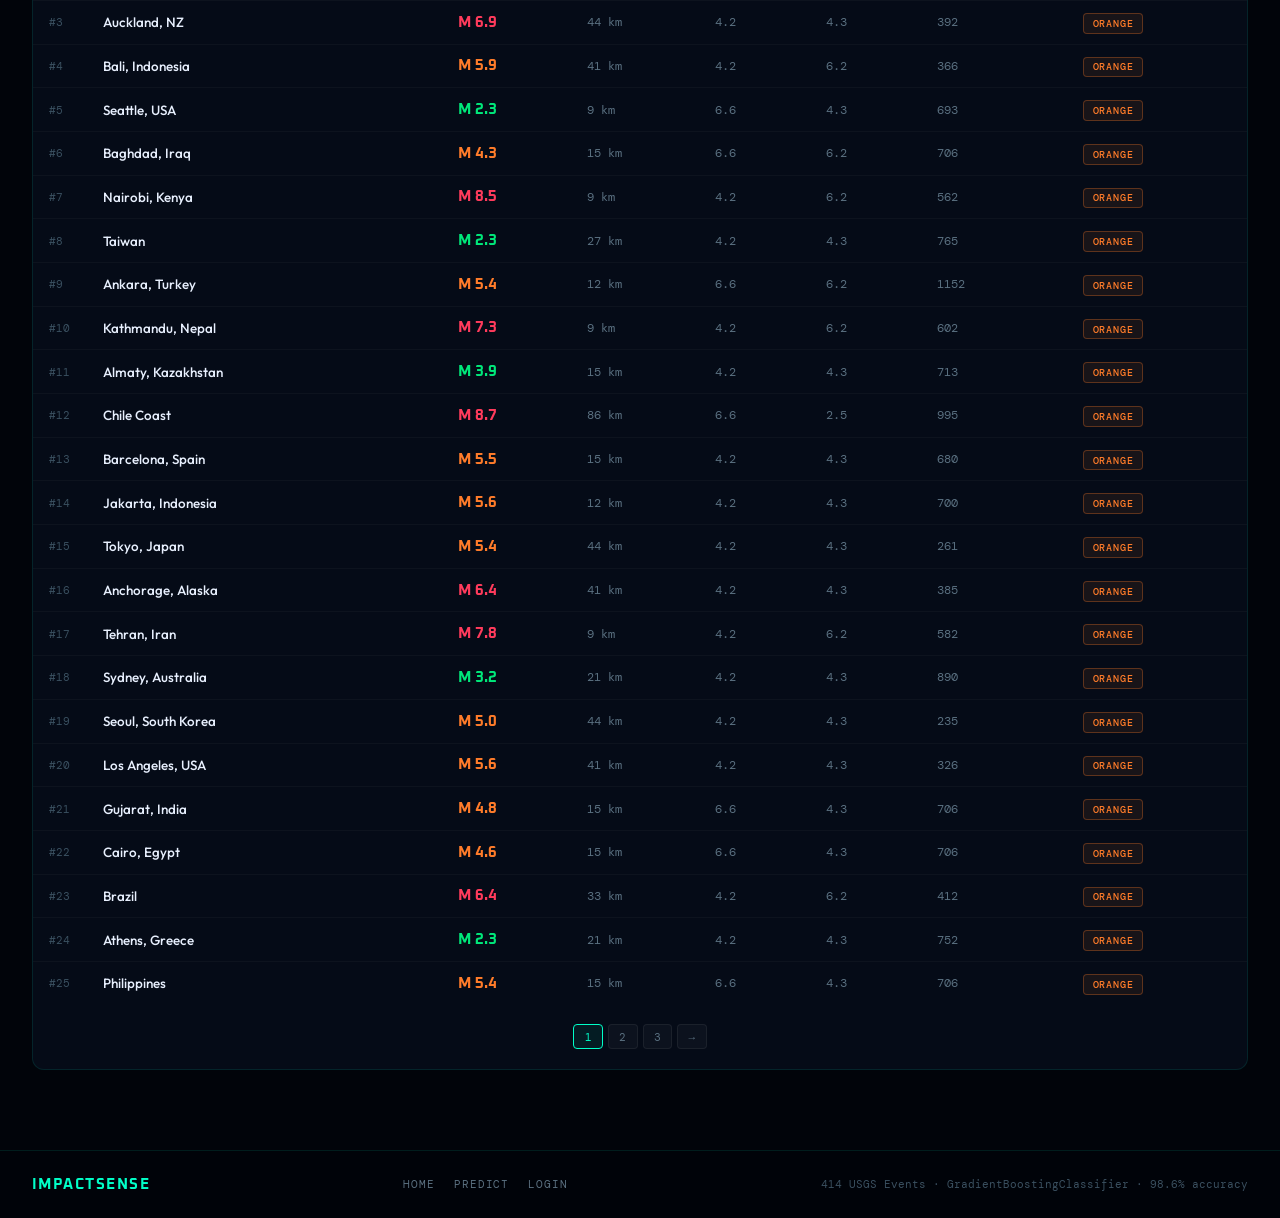
<file: samples.html>
<!DOCTYPE html>
<html lang="en">
<head>
  <meta charset="UTF-8"/>
  <title>ImpactSense — Dataset Samples</title>
  <meta name="viewport" content="width=device-width,initial-scale=1"/>
  <link rel="stylesheet" href="shared.css"/>
  <style>
    .page-wrap { background: var(--void); padding-bottom: 5rem; }

    /* ── HERO ── */
    .samples-hero { padding: 4.5rem 0 2.5rem; position: relative; overflow: hidden; }
    .samples-hero .neon-grid { opacity: .5; }
    .sh-inner { position: relative; z-index: 1; display: flex; justify-content: space-between; align-items: flex-end; gap: 2rem; flex-wrap: wrap; }

    /* ── STAT STRIP ── */
    .stat-strip { display: grid; grid-template-columns: repeat(4,1fr); gap: 1rem; margin-bottom: 2rem; }
    .ss {
      background: var(--panel); border: 1px solid var(--border);
      border-radius: 10px; padding: 1.1rem 1.2rem; position: relative; overflow: hidden;
    }
    .ss::before { content:''; position:absolute;top:0;left:0;right:0;height:2px; background:linear-gradient(90deg,transparent,var(--neon),transparent); }
    .ss-val { font-family:var(--fd); font-size:1.9rem; font-weight:800; line-height:1; }
    .ss-lbl { font-family:var(--fm); font-size:.62rem; color:var(--muted); letter-spacing:.1em; margin-top:.2rem; }

    /* ── ALERT VISUAL SUMMARY ── */
    .alert-summary {
      display: grid; grid-template-columns: repeat(4,1fr); gap: .8rem; margin-bottom: 2rem;
    }
    .as-card {
      border-radius: 10px; border: 1px solid; padding: 1.2rem;
      display: flex; flex-direction: column; gap: .4rem;
      position: relative; overflow: hidden; transition: transform .2s;
    }
    .as-card:hover { transform: translateY(-3px); }
    .as-card::after { content:''; position:absolute;top:0;left:0;bottom:0;width:3px; }
    .as-card.green  { border-color:rgba(0,232,122,.3);background:rgba(0,232,122,.05); }
    .as-card.green::after  { background:var(--green); }
    .as-card.yellow { border-color:rgba(245,197,24,.3);background:rgba(245,197,24,.05); }
    .as-card.yellow::after { background:var(--yellow); }
    .as-card.orange { border-color:rgba(255,124,42,.3);background:rgba(255,124,42,.05); }
    .as-card.orange::after { background:var(--orange); }
    .as-card.red    { border-color:rgba(255,59,92,.3);background:rgba(255,59,92,.05); }
    .as-card.red::after    { background:var(--red); }
    .as-num { font-family:var(--fd); font-size:2rem; font-weight:800; line-height:1; }
    .as-name { font-family:var(--fd); font-size:.9rem; font-weight:700; letter-spacing:.08em; }
    .as-pct { font-family:var(--fm); font-size:.7rem; color:var(--muted); }
    .as-bar-wrap { height:4px; background:rgba(255,255,255,.06); border-radius:999px; margin-top:.4rem; }
    .as-bar { height:100%; border-radius:999px; }

    /* ── FEATURE CHARTS ── */
    .feature-section { margin-bottom: 3rem; }
    .feature-charts { display: grid; grid-template-columns: repeat(3,1fr); gap: 1rem; margin-top: 1.2rem; }
    .fc {
      background:var(--panel); border:1px solid var(--border); border-radius:10px; padding:1.2rem;
      position:relative; overflow:hidden;
    }
    .fc::before { content:''; position:absolute;top:0;left:0;right:0;height:1.5px; background:linear-gradient(90deg,transparent,var(--neon),transparent);opacity:.6; }
    .fc-name { font-family:var(--fd); font-size:1rem; font-weight:700; letter-spacing:.08em; margin-bottom:.2rem; }
    .fc-sub { font-family:var(--fm); font-size:.62rem; color:var(--neon); letter-spacing:.1em; margin-bottom:.6rem; opacity:.8; }
    .fc-desc { font-size:.8rem; color:var(--muted); line-height:1.65; margin-bottom:.9rem; }
    .fc-bar-wrap { height:3px; background:rgba(255,255,255,.06); border-radius:999px; margin-bottom:.5rem; }
    .fc-fill { height:100%; border-radius:999px; animation:barIn .8s ease both; }
    @keyframes barIn { from{width:0%!important} }
    .fc-weight { font-family:var(--fm); font-size:.6rem; letter-spacing:.1em; opacity:.7; }

    /* ── FILTERS ── */
    .filters-bar {
      display:flex; gap:.7rem; flex-wrap:wrap; align-items:flex-end;
      padding:1.2rem; background:var(--panel);
      border:1px solid var(--border); border-radius:10px; margin-bottom:1.5rem;
    }
    .fb { display:flex; flex-direction:column; gap:.25rem; }
    .fb select, .fb input { min-width:120px; }
    .fb.wide input { min-width:200px; }
    .fapply {
      font-family:var(--fd); font-weight:700; font-size:.78rem; letter-spacing:.1em;
      padding:.6rem 1.2rem; border:1px solid var(--neon); border-radius:6px;
      background:rgba(0,255,200,.1); color:var(--neon); cursor:pointer; transition:all .2s;
      white-space:nowrap; align-self:flex-end;
    }
    .fapply:hover { background:rgba(0,255,200,.2); box-shadow:var(--glow-neon); }

    /* ── TABLE ── */
    .table-wrap {
      background:var(--panel); border:1px solid var(--border);
      border-radius:12px; overflow:hidden;
    }
    .tbl-info {
      display:flex; justify-content:space-between; align-items:center;
      padding:.7rem 1rem; border-bottom:1px solid var(--border);
      font-family:var(--fm); font-size:.68rem; color:var(--muted); letter-spacing:.08em;
    }
    .tbl-head {
      display:grid;
      grid-template-columns:3rem 2fr .7fr .7fr .6fr .6fr .8fr .85fr;
      gap:.4rem; padding:.65rem 1rem;
      background:rgba(0,255,200,.04);
      font-family:var(--fm); font-size:.62rem; color:var(--muted); letter-spacing:.1em;
    }
    .tbl-head span { cursor:pointer; transition:color .2s; user-select:none; }
    .tbl-head span:hover { color:var(--neon); }
    .tbl-body { display:flex; flex-direction:column; }
    .trow {
      display:grid;
      grid-template-columns:3rem 2fr .7fr .7fr .6fr .6fr .8fr .85fr;
      gap:.4rem; align-items:center;
      padding:.62rem 1rem; border-bottom:1px solid rgba(255,255,255,.03);
      cursor:pointer; transition:background .12s; position:relative;
    }
    .trow::before { content:'';position:absolute;left:0;top:0;bottom:0;width:2px;background:transparent;transition:background .14s; }
    .trow:hover { background:rgba(0,255,200,.03); }
    .trow:hover::before { background:var(--neon); }
    .trow:last-child { border-bottom:none; }
    .tid { font-family:var(--fm); font-size:.68rem; color:var(--muted2); }
    .tloc { font-size:.84rem; font-weight:500; white-space:nowrap; overflow:hidden; text-overflow:ellipsis; }
    .tmag { font-family:var(--fd); font-size:.92rem; font-weight:700; }
    .tcell { font-family:var(--fm); font-size:.76rem; color:var(--muted); }

    /* Pagination */
    .pagination { display:flex; gap:.3rem; justify-content:center; padding:1.2rem; flex-wrap:wrap; }
    .pg { font-family:var(--fm); font-size:.68rem; padding:.3rem .65rem; border-radius:4px; border:1px solid var(--border2); background:rgba(255,255,255,.03); color:var(--muted); cursor:pointer; transition:all .14s; }
    .pg.active,.pg:hover { border-color:var(--neon); color:var(--neon); background:rgba(0,255,200,.07); }

    /* Modal */
    .modal{position:fixed;inset:0;display:none;z-index:500}
    .modal.open{display:block}
    .modal-bg{position:absolute;inset:0;background:rgba(0,0,0,.75);backdrop-filter:blur(6px)}
    .modal-box{position:relative;width:min(600px,calc(100%-2rem));margin:10vh auto;background:rgba(4,9,20,.98);border:1px solid var(--border);border-radius:14px;overflow:hidden;animation:mIn .2s ease both;box-shadow:0 30px 80px rgba(0,0,0,.8)}
    @keyframes mIn{from{opacity:0;transform:translateY(10px)}}
    .modal-top{display:flex;justify-content:space-between;align-items:center;padding:1rem 1.2rem;border-bottom:1px solid var(--border)}
    .modal-ttl{font-family:var(--fd);font-size:1.05rem;font-weight:700}
    .modal-close{background:transparent;border:1px solid var(--border2);color:var(--muted);width:28px;height:28px;border-radius:5px;cursor:pointer;font-size:.8rem}
    .modal-close:hover{border-color:var(--red);color:var(--red)}
    .modal-body{padding:1.2rem;display:grid;grid-template-columns:1fr 1fr;gap:.6rem}
    .mc{background:rgba(255,255,255,.025);border:1px solid var(--border2);border-radius:6px;padding:.7rem .85rem}
    .mc.wide{grid-column:span 2}
    .ml{font-family:var(--fm);font-size:.6rem;color:var(--muted);letter-spacing:.1em;display:block;margin-bottom:.2rem}
    .mv{font-family:var(--fd);font-size:1.05rem;font-weight:700}

    @media(max-width:900px){
      .stat-strip{grid-template-columns:repeat(2,1fr)}
      .alert-summary{grid-template-columns:repeat(2,1fr)}
      .feature-charts{grid-template-columns:repeat(2,1fr)}
      .tbl-head,.trow{grid-template-columns:2fr .7fr .85fr}
      .tbl-head span:nth-child(n+4),.trow *:nth-child(n+4){display:none}
    }
    @media(max-width:600px){
      .feature-charts{grid-template-columns:1fr}
      .stat-strip{grid-template-columns:1fr 1fr}
    }
  </style>
</head>
<body>
  <header class="navbar">
    <div class="nav-inner">
      <a href="index.html" class="nav-logo">
        <div class="nav-logo-icon">
          <img src="earthquake.png" alt="logo" style="width:22px;height:22px;object-fit:contain;filter:brightness(10) sepia(1) hue-rotate(150deg)"/>
        </div>
        IMPACT<span>SENSE</span>
      </a>
      <nav class="nav-links">
        <a href="index.html" class="nav-link">🏠 HOME</a>
        <a href="samples.html" class="nav-link active">📊 SAMPLES</a>
        <a href="predict.html" class="nav-link">⚡ PREDICT</a>
      </nav>
      <div class="nav-right">
        <div class="nav-status">
          <span class="ns-dot"></span>
          <span style="font-family:var(--fm);font-size:.68rem;color:var(--green);letter-spacing:.08em">414 LOADED</span>
        </div>
        <a href="login.html" class="btn btn-neon" style="padding:.4rem .9rem;font-size:.75rem">→ LOGIN</a>
      </div>
    </div>
  </header>

  <main class="page-wrap">
    <!-- HERO -->
    <section class="samples-hero">
      <div class="neon-grid"></div>
      <div class="container">
        <div class="sh-inner">
          <div>
            <span class="sec-tag">ML DATASET</span>
            <h1 class="sec-title" style="margin-top:.4rem">Training Dataset <span style="color:var(--neon)">Explorer</span></h1>
            <p class="sec-sub">414 real USGS seismic events · 5 input features · 4 alert classes · GradientBoosting trained · 98.6% accuracy</p>
          </div>
          <a href="predict.html" class="btn btn-solid" style="flex-shrink:0">⚡ RUN PREDICTION →</a>
        </div>
      </div>
    </section>

    <div class="container">

      <!-- STAT STRIP -->
      <div class="stat-strip">
        <div class="ss">
          <div class="ss-val" style="color:var(--neon)">414</div>
          <div class="ss-lbl">TOTAL EVENTS</div>
        </div>
        <div class="ss">
          <div class="ss-val" style="color:var(--neon2)">98.6%</div>
          <div class="ss-lbl">MODEL ACCURACY</div>
        </div>
        <div class="ss">
          <div class="ss-val" style="color:#a855f7">5</div>
          <div class="ss-lbl">INPUT FEATURES</div>
        </div>
        <div class="ss">
          <div class="ss-val" style="color:var(--orange)">4</div>
          <div class="ss-lbl">ALERT CLASSES</div>
        </div>
      </div>

      <!-- ALERT DISTRIBUTION VISUAL -->
      <div style="margin-bottom:2rem">
        <span class="sec-tag">ALERT DISTRIBUTION</span>
        <h2 class="sec-title" style="margin-top:.4rem;margin-bottom:1.2rem">Class Distribution</h2>
        <div class="alert-summary">
          <div class="as-card green">
            <div class="as-num" style="color:var(--green)">14</div>
            <div class="as-name" style="color:var(--green)">GREEN</div>
            <div class="as-pct">3.4% of dataset · Low impact</div>
            <div class="as-bar-wrap"><div class="as-bar" style="width:3.4%;background:var(--green)"></div></div>
          </div>
          <div class="as-card yellow">
            <div class="as-num" style="color:var(--yellow)">81</div>
            <div class="as-name" style="color:var(--yellow)">YELLOW</div>
            <div class="as-pct">19.6% of dataset · Moderate</div>
            <div class="as-bar-wrap"><div class="as-bar" style="width:19.6%;background:var(--yellow)"></div></div>
          </div>
          <div class="as-card orange">
            <div class="as-num" style="color:var(--orange)">260</div>
            <div class="as-name" style="color:var(--orange)">ORANGE</div>
            <div class="as-pct">62.8% of dataset · Significant</div>
            <div class="as-bar-wrap"><div class="as-bar" style="width:62.8%;background:var(--orange)"></div></div>
          </div>
          <div class="as-card red">
            <div class="as-num" style="color:var(--red)">59</div>
            <div class="as-name" style="color:var(--red)">RED</div>
            <div class="as-pct">14.3% of dataset · Critical</div>
            <div class="as-bar-wrap"><div class="as-bar" style="width:14.3%;background:var(--red)"></div></div>
          </div>
        </div>
      </div>

      <!-- FEATURE CARDS -->
      <div class="feature-section">
        <span class="sec-tag">FEATURE REFERENCE</span>
        <h2 class="sec-title" style="margin-top:.4rem;margin-bottom:0">Model Features</h2>
        <div class="feature-charts">
          <div class="fc">
            <div class="fc-name">MAGNITUDE</div>
            <div class="fc-sub">SEISMIC ENERGY RELEASE</div>
            <div class="fc-desc">Logarithmic measure of energy at the earthquake source. Each unit = ~10× amplitude, ~31× energy. <strong>Primary predictor</strong> in the model.</div>
            <div class="fc-bar-wrap"><div class="fc-fill" style="width:92%;background:linear-gradient(90deg,#ff7c2a,#ff3b5c)"></div></div>
            <span class="fc-weight" style="color:var(--orange)">WEIGHT: CRITICAL</span>
          </div>
          <div class="fc">
            <div class="fc-name">MMI</div>
            <div class="fc-sub">MODIFIED MERCALLI INTENSITY</div>
            <div class="fc-desc">Instrument-calibrated shaking intensity for local geology. <strong>Strongest class discriminator</strong> — varies by soil type and epicentral distance.</div>
            <div class="fc-bar-wrap"><div class="fc-fill" style="width:85%;background:linear-gradient(90deg,var(--neon),var(--neon2))"></div></div>
            <span class="fc-weight" style="color:var(--neon)">WEIGHT: VERY HIGH</span>
          </div>
          <div class="fc">
            <div class="fc-name">CDI</div>
            <div class="fc-sub">COMMUNITY DECIMAL INTENSITY</div>
            <div class="fc-desc">Human-reported shaking intensity from felt reports. Captures real perceived impact — the human dimension of seismic damage assessment.</div>
            <div class="fc-bar-wrap"><div class="fc-fill" style="width:72%;background:linear-gradient(90deg,var(--neon2),#a855f7)"></div></div>
            <span class="fc-weight" style="color:var(--neon2)">WEIGHT: HIGH</span>
          </div>
          <div class="fc">
            <div class="fc-name">SIGNIFICANCE</div>
            <div class="fc-sub">COMPOSITE IMPACT SCORE (SIG)</div>
            <div class="fc-desc">USGS composite metric combining magnitude, intensity and reported effects. High SIG strongly correlates with elevated alert designations.</div>
            <div class="fc-bar-wrap"><div class="fc-fill" style="width:78%;background:linear-gradient(90deg,#f5c518,#ff7c2a)"></div></div>
            <span class="fc-weight" style="color:var(--yellow)">WEIGHT: HIGH</span>
          </div>
          <div class="fc">
            <div class="fc-name">DEPTH</div>
            <div class="fc-sub">HYPOCENTER DEPTH (km)</div>
            <div class="fc-desc">Distance from Earth's surface to the rupture point. Shallow events (&lt;70km) cause significantly more surface damage than deep-focus earthquakes.</div>
            <div class="fc-bar-wrap"><div class="fc-fill" style="width:55%;background:linear-gradient(90deg,var(--green),var(--neon))"></div></div>
            <span class="fc-weight" style="color:var(--green)">WEIGHT: MEDIUM</span>
          </div>
          <div class="fc" style="border-color:rgba(255,59,92,.3)">
            <div class="fc-name" style="color:var(--red)">ALERT TARGET</div>
            <div class="fc-sub" style="color:var(--red)">ML PREDICTION OUTPUT</div>
            <div class="fc-desc">Model output: <span style="color:var(--green)">Green</span> / <span style="color:var(--yellow)">Yellow</span> / <span style="color:var(--orange)">Orange</span> / <span style="color:var(--red)">Red</span>. Based on USGS PAGER fatality &amp; economic loss thresholds.</div>
            <div class="fc-bar-wrap"><div class="fc-fill" style="width:100%;background:linear-gradient(90deg,var(--green) 0%,var(--yellow) 33%,var(--orange) 66%,var(--red) 100%)"></div></div>
            <span class="fc-weight" style="color:var(--red)">OUTPUT LAYER</span>
          </div>
        </div>
      </div>

      <!-- FILTERS -->
      <div style="margin-bottom:1rem">
        <span class="sec-tag">DATASET EXPLORER</span>
        <h2 class="sec-title" style="margin-top:.4rem;margin-bottom:1.2rem">Browse All 414 Events</h2>
      </div>
      <div class="filters-bar">
        <div class="fb wide">
          <label>SEARCH LOCATION</label>
          <div style="position:relative">
            <span style="position:absolute;left:.7rem;top:50%;transform:translateY(-50%);color:var(--neon);font-size:.8rem;pointer-events:none">🔍</span>
            <input id="sSearch" type="text" placeholder="Hawaii, Japan, Chile, Italy…" style="padding-left:2rem" oninput="applyF()"/>
          </div>
        </div>
        <div class="fb">
          <label>ALERT LEVEL</label>
          <select id="sAlert" onchange="applyF()">
            <option value="all">ALL</option>
            <option value="green">🟢 GREEN (14)</option>
            <option value="yellow">🟡 YELLOW (81)</option>
            <option value="orange">🟠 ORANGE (260)</option>
            <option value="red">🔴 RED (59)</option>
          </select>
        </div>
        <div class="fb">
          <label>REGION</label>
          <select id="sRegion" onchange="applyF()">
            <option value="all">ALL REGIONS</option>
            <option value="asia">ASIA / PACIFIC</option>
            <option value="europe">EUROPE</option>
            <option value="america">AMERICAS</option>
            <option value="africa">AFRICA</option>
          </select>
        </div>
        <div class="fb">
          <label>SORT BY</label>
          <select id="sSort" onchange="applyF()">
            <option value="id">ID</option>
            <option value="mag_d">MAGNITUDE ↓</option>
            <option value="mag_a">MAGNITUDE ↑</option>
            <option value="sig_d">SIGNIFICANCE ↓</option>
            <option value="dep_a">DEPTH ↑</option>
          </select>
        </div>
        <button class="fapply" onclick="resetF()">↺ RESET</button>
      </div>

      <!-- TABLE -->
      <div class="table-wrap">
        <div class="tbl-info">
          <span id="tblInfo">Showing all 414 events</span>
          <span style="color:var(--muted2)">Click row for details · Sorted by ID</span>
        </div>
        <div class="tbl-head">
          <span>#</span>
          <span onclick="sortCol('location')">LOCATION ↕</span>
          <span onclick="sortCol('magnitude')">MAG ↕</span>
          <span onclick="sortCol('depth')">DEPTH ↕</span>
          <span>CDI</span>
          <span>MMI</span>
          <span onclick="sortCol('sig')">SIG ↕</span>
          <span onclick="sortCol('alert')">ALERT ↕</span>
        </div>
        <div class="tbl-body" id="tblBody"></div>
        <div class="pagination" id="tblPg"></div>
      </div>

    </div>
  </main>

  <!-- MODAL -->
  <div class="modal" id="modal">
    <div class="modal-bg" onclick="closeM()"></div>
    <div class="modal-box">
      <div class="modal-top">
        <div class="modal-ttl" id="mTitle">—</div>
        <button class="modal-close" onclick="closeM()">✕</button>
      </div>
      <div class="modal-body">
        <div class="mc wide" style="margin-bottom:0"><span class="ml">LOCATION</span><span class="mv" id="mLoc" style="font-size:.95rem">—</span></div>
        <div class="mc"><span class="ml">MAGNITUDE</span><span class="mv" id="mMag">—</span></div>
        <div class="mc"><span class="ml">ALERT</span><span class="mv" id="mAlert">—</span></div>
        <div class="mc"><span class="ml">DEPTH</span><span class="mv" id="mDepth">—</span></div>
        <div class="mc"><span class="ml">REGION</span><span class="mv" id="mRegion">—</span></div>
        <div class="mc"><span class="ml">CDI</span><span class="mv" id="mCdi">—</span></div>
        <div class="mc"><span class="ml">MMI</span><span class="mv" id="mMmi">—</span></div>
        <div class="mc wide"><span class="ml">SIGNIFICANCE (SIG)</span><span class="mv" id="mSig">—</span></div>
      </div>
      <div style="padding:0 1.2rem 1.2rem;display:flex;gap:.6rem">
        <a href="predict.html" class="btn btn-neon" style="flex:1;justify-content:center;font-size:.78rem">⚡ RUN ML PREDICTION</a>
      </div>
    </div>
  </div>

  <footer class="footer">
    <div class="container footer-inner">
      <span class="footer-brand">IMPACTSENSE</span>
      <div style="display:flex;gap:1.2rem">
        <a href="index.html" class="footer-link">HOME</a>
        <a href="predict.html" class="footer-link">PREDICT</a>
        <a href="login.html" class="footer-link">LOGIN</a>
      </div>
      <span class="footer-copy">414 USGS Events · GradientBoostingClassifier · 98.6% accuracy</span>
    </div>
  </footer>

  <script src="events_data.js"></script>
  <script>
    const AC = {green:'#00e87a',yellow:'#f5c518',orange:'#ff7c2a',red:'#ff3b5c'};
    const rC = m => m<4?'#00e87a':m<6?'#ff7c2a':'#ff3b5c';
    let all = typeof CSV_EVENTS!=='undefined' ? CSV_EVENTS : [];
    let filt = [...all];
    let page = 1;
    const PG = 25;

    function applyF() {
      const s=document.getElementById('sSearch').value.toLowerCase();
      const a=document.getElementById('sAlert').value;
      const r=document.getElementById('sRegion').value;
      const so=document.getElementById('sSort').value;
      filt = all.filter(e=>
        (a==='all'||e.alert===a)&&
        (r==='all'||e.region===r)&&
        (!s||e.location.toLowerCase().includes(s))
      );
      if(so==='mag_d') filt.sort((a,b)=>b.magnitude-a.magnitude);
      else if(so==='mag_a') filt.sort((a,b)=>a.magnitude-b.magnitude);
      else if(so==='sig_d') filt.sort((a,b)=>b.sig-a.sig);
      else if(so==='dep_a') filt.sort((a,b)=>a.depth-b.depth);
      page=1; render();
    }

    function sortCol(col){
      const so=document.getElementById('sSort');
      so.value=col==='magnitude'?'mag_d':col==='sig'?'sig_d':col==='depth'?'dep_a':'id';
      applyF();
    }

    function resetF(){
      ['sSearch','sAlert','sRegion','sSort'].forEach(id=>{
        const el=document.getElementById(id); if(el) el.value=el.tagName==='SELECT'?'all':'';
      });
      document.getElementById('sSort').value='id';
      applyF();
    }

    function render(){
      const body=document.getElementById('tblBody');
      const info=document.getElementById('tblInfo');
      const start=(page-1)*PG;
      const rows=filt.slice(start,start+PG);
      info.textContent=`Showing ${start+1}–${Math.min(start+PG,filt.length)} of ${filt.length} events`;
      if(!rows.length){body.innerHTML='<div style="padding:2rem;text-align:center;font-family:var(--fm);font-size:.8rem;color:var(--muted2)">No events match filters</div>';renderPg();return;}
      body.innerHTML=rows.map(e=>`
        <div class="trow" onclick="openM(${e.id})">
          <span class="tid">#${e.id}</span>
          <span class="tloc">${e.location}</span>
          <span class="tmag" style="color:${rC(e.magnitude)}">M ${e.magnitude.toFixed(1)}</span>
          <span class="tcell">${e.depth.toFixed(0)} km</span>
          <span class="tcell">${e.cdi.toFixed(1)}</span>
          <span class="tcell">${e.mmi.toFixed(1)}</span>
          <span class="tcell">${Math.round(e.sig)}</span>
          <span><span class="badge badge-${e.alert}">${e.alert.toUpperCase()}</span></span>
        </div>`).join('');
      renderPg();
    }

    function renderPg(){
      const el=document.getElementById('tblPg');
      const total=Math.ceil(filt.length/PG);
      if(total<=1){el.innerHTML='';return;}
      let h='';
      if(page>1) h+=`<button class="pg" onclick="goP(${page-1})">←</button>`;
      for(let p=Math.max(1,page-2);p<=Math.min(total,page+2);p++) h+=`<button class="pg ${p===page?'active':''}" onclick="goP(${p})">${p}</button>`;
      if(page<total) h+=`<button class="pg" onclick="goP(${page+1})">→</button>`;
      el.innerHTML=h;
    }

    function goP(p){page=p;render();document.querySelector('.table-wrap')?.scrollIntoView({behavior:'smooth',block:'start'});}

    function openM(id){
      const e=all.find(x=>x.id===id); if(!e) return;
      const s=(i,v,c)=>{const el=document.getElementById(i);if(el){el.textContent=v;if(c)el.style.color=c;}};
      s('mTitle',`Event #${e.id}`);
      s('mLoc',e.location);
      s('mMag',`M ${e.magnitude.toFixed(1)}`,rC(e.magnitude));
      s('mAlert',e.alert.toUpperCase(),AC[e.alert]);
      s('mDepth',`${e.depth.toFixed(0)} km`);
      s('mRegion',e.region.toUpperCase());
      s('mCdi',e.cdi.toFixed(1));
      s('mMmi',e.mmi.toFixed(1));
      s('mSig',String(Math.round(e.sig)));
      document.getElementById('modal').classList.add('open');
    }

    function closeM(){document.getElementById('modal').classList.remove('open');}
    document.addEventListener('keydown',e=>{if(e.key==='Escape')closeM();});

    // Init
    applyF();
  </script>
</body>
</html>
</file>
<file: shared.css>
/* ═══════════════════════════════════════════════════
   IMPACTSENSE — shared.css  v2.1
   Dark × Neon Ops aesthetic
   Fonts: Oxanium · DM Mono · Outfit
═══════════════════════════════════════════════════ */
@import url('https://fonts.googleapis.com/css2?family=Oxanium:wght@300;400;500;600;700;800&family=DM+Mono:wght@300;400;500&family=Outfit:wght@300;400;500;600&display=swap');

:root {
  --void:    #01040a;
  --deep:    #030810;
  --surface: #060d1a;
  --panel:   rgba(6,13,26,0.92);
  --glass:   rgba(255,255,255,0.04);

  --neon:    #00ffc8;
  --neon2:   #00c8ff;
  --neon3:   #a855f7;
  --neon4:   #ff6b35;

  --green:   #00e87a;
  --yellow:  #f5c518;
  --orange:  #ff7c2a;
  --red:     #ff3b5c;

  --text:    #e8f0fe;
  --muted:   #5a7080;
  --muted2:  #3a5060;

  --border:  rgba(0,255,200,0.1);
  --border2: rgba(255,255,255,0.06);

  --fd: 'Oxanium', sans-serif;
  --fb: 'Outfit', sans-serif;
  --fm: 'DM Mono', monospace;

  --glow-neon:  0 0 20px rgba(0,255,200,0.4);
  --glow-neon2: 0 0 20px rgba(0,200,255,0.4);
  --glow-red:   0 0 20px rgba(255,59,92,0.5);
  --glow-green: 0 0 20px rgba(0,232,122,0.4);
}

/* Reset */
*, *::before, *::after { box-sizing: border-box; margin: 0; padding: 0; }
html { scroll-behavior: smooth; }
html, body {
  font-family: var(--fb);
  background: var(--void);
  color: var(--text);
  min-height: 100vh;
  overflow-x: hidden;
}
a { text-decoration: none; color: inherit; }
.mono { font-family: var(--fm); }

/* Scanlines */
body::before {
  content: '';
  position: fixed; inset: 0; z-index: 9999;
  pointer-events: none;
  background: repeating-linear-gradient(
    0deg, transparent, transparent 2px,
    rgba(0,0,0,0.018) 2px, rgba(0,0,0,0.018) 4px
  );
}

/* ── NAVBAR ── */
.navbar {
  position: fixed; top: 0; left: 0; right: 0; z-index: 200;
  height: 62px;
  background: rgba(1,4,10,0.92);
  border-bottom: 1px solid var(--border);
  backdrop-filter: blur(20px);
}
.nav-inner {
  max-width: 1400px; margin: 0 auto;
  padding: 0 2rem; height: 100%;
  display: flex; align-items: center; justify-content: space-between; gap: 1.5rem;
}
.nav-logo {
  display: flex; align-items: center; gap: .7rem;
  font-family: var(--fd); font-weight: 700; font-size: 1.1rem;
  letter-spacing: .12em; color: var(--text);
}
.nav-logo span { color: var(--neon); }
.nav-logo-icon {
  width: 34px; height: 34px;
  border: 1.5px solid var(--neon);
  border-radius: 8px;
  display: flex; align-items: center; justify-content: center;
  box-shadow: var(--glow-neon);
  color: var(--neon); font-size: 1rem;
  overflow: hidden;
}
.nav-links {
  display: flex; gap: .2rem;
  background: rgba(255,255,255,.03);
  border: 1px solid var(--border2);
  border-radius: 8px; padding: .3rem;
}
.nav-link {
  font-family: var(--fd); font-size: .78rem; font-weight: 600;
  letter-spacing: .1em; color: var(--muted);
  padding: .4rem .9rem; border-radius: 5px;
  transition: all .2s; display: flex; align-items: center; gap: .4rem;
}
.nav-link:hover { color: var(--text); background: rgba(255,255,255,.04); }
.nav-link.active {
  color: var(--neon); background: rgba(0,255,200,.08);
  box-shadow: 0 0 12px rgba(0,255,200,.15);
}
.nav-right { display: flex; align-items: center; gap: .8rem; }
.nav-status { display: flex; align-items: center; gap: .4rem; }
.ns-dot {
  width: 7px; height: 7px; border-radius: 50%;
  background: var(--green); box-shadow: var(--glow-green);
  animation: pulse-s 2s ease infinite;
}
@keyframes pulse-s {
  0%,100%{ box-shadow: 0 0 8px rgba(0,232,122,.7); }
  50%{ box-shadow: 0 0 18px rgba(0,232,122,.3); }
}

/* ── BUTTONS ── */
.btn {
  display: inline-flex; align-items: center; gap: .5rem;
  font-family: var(--fd); font-weight: 600; font-size: .8rem;
  letter-spacing: .1em; border-radius: 6px;
  border: 1px solid; cursor: pointer; transition: all .2s;
  padding: .55rem 1.2rem; white-space: nowrap;
}
.btn-neon {
  border-color: var(--neon); color: var(--neon);
  background: rgba(0,255,200,.08);
}
.btn-neon:hover { background: rgba(0,255,200,.16); box-shadow: var(--glow-neon); transform: translateY(-1px); }
.btn-solid {
  border-color: var(--neon); color: var(--void);
  background: var(--neon); box-shadow: var(--glow-neon);
}
.btn-solid:hover { background: #00ffe0; transform: translateY(-1px); box-shadow: 0 0 30px rgba(0,255,200,.6); }
.btn-ghost {
  border-color: var(--border2); color: var(--muted);
  background: transparent;
}
.btn-ghost:hover { border-color: var(--neon); color: var(--neon); }
.btn-red {
  border-color: var(--red); color: var(--red);
  background: rgba(255,59,92,.08);
}
.btn-red:hover { background: rgba(255,59,92,.18); box-shadow: var(--glow-red); }
.auto-dot {
  width: 7px; height: 7px; border-radius: 50%;
  background: var(--muted2); transition: all .3s;
}
.auto-dot.on { background: var(--green); box-shadow: 0 0 8px rgba(0,232,122,.8); }

/* ── CARD ── */
.card {
  background: var(--panel);
  border: 1px solid var(--border);
  border-radius: 12px;
  backdrop-filter: blur(16px);
  box-shadow: 0 0 40px rgba(0,255,200,.04), 0 20px 50px rgba(0,0,0,.5);
}
.card-head {
  display: flex; justify-content: space-between; align-items: center;
  padding: 1rem 1.2rem; border-bottom: 1px solid var(--border2);
}
.card-title {
  font-family: var(--fm); font-size: .68rem; letter-spacing: .14em; color: var(--muted);
}

/* ── INPUTS ── */
.input-wrap { position: relative; }
.input-icon {
  position: absolute; left: .85rem; top: 50%; transform: translateY(-50%);
  color: var(--neon); font-size: .85rem; pointer-events: none;
}
input, select, textarea {
  width: 100%;
  background: rgba(255,255,255,.03);
  border: 1px solid var(--border2);
  border-radius: 7px;
  color: var(--text);
  font-family: var(--fm); font-size: .82rem;
  padding: .65rem .85rem;
  outline: none; transition: border-color .2s, box-shadow .2s;
}
input:focus, select:focus, textarea:focus {
  border-color: var(--neon);
  box-shadow: 0 0 0 2px rgba(0,255,200,.12);
}
input::placeholder { color: var(--muted2); }
select option { background: #060d1a; }
label {
  font-family: var(--fm); font-size: .62rem;
  color: var(--muted); letter-spacing: .1em; display: block;
  margin-bottom: .3rem;
}

/* ── BADGES ── */
.badge {
  display: inline-flex; align-items: center;
  font-family: var(--fm); font-size: .62rem; font-weight: 500;
  letter-spacing: .08em; padding: .18rem .55rem;
  border-radius: 4px; border: 1px solid;
}
.badge-green  { color: var(--green);  border-color: rgba(0,232,122,.3);  background: rgba(0,232,122,.08); }
.badge-yellow { color: var(--yellow); border-color: rgba(245,197,24,.3); background: rgba(245,197,24,.08); }
.badge-orange { color: var(--orange); border-color: rgba(255,124,42,.3); background: rgba(255,124,42,.08); }
.badge-red    { color: var(--red);    border-color: rgba(255,59,92,.3);  background: rgba(255,59,92,.08); }
.badge-neon   { color: var(--neon);   border-color: rgba(0,255,200,.3);  background: rgba(0,255,200,.08); }

/* ── LAYOUT ── */
.page-wrap { padding-top: 62px; min-height: 100vh; }
.container { max-width: 1400px; margin: 0 auto; padding: 0 2rem; }

/* ── SECTION TAGS ── */
.sec-tag {
  font-family: var(--fm); font-size: .62rem; letter-spacing: .18em;
  color: var(--neon); background: rgba(0,255,200,.08);
  border: 1px solid rgba(0,255,200,.2);
  padding: .18rem .6rem; border-radius: 4px;
  display: inline-block; margin-bottom: .6rem;
}
.sec-title {
  font-family: var(--fd); font-weight: 700;
  font-size: clamp(1.6rem,2.5vw,2.2rem); letter-spacing: .04em;
}
.sec-sub { color: var(--muted); font-size: .9rem; line-height: 1.7; margin-top: .4rem; }

/* ── DIVIDER ── */
.divider { border: none; border-top: 1px solid var(--border2); margin: 1rem 0; }

/* ── FOOTER ── */
.footer {
  border-top: 1px solid var(--border);
  background: rgba(1,4,10,.97);
  padding: 1.5rem 0;
}
.footer-inner {
  max-width: 1400px; margin: 0 auto; padding: 0 2rem;
  display: flex; justify-content: space-between; align-items: center;
  gap: 1rem; flex-wrap: wrap;
}
.footer-brand {
  font-family: var(--fd); font-size: .92rem; font-weight: 700;
  letter-spacing: .1em; color: var(--neon);
  display: flex; align-items: center; gap: .5rem;
}
.footer-link {
  font-family: var(--fm); font-size: .7rem; color: var(--muted);
  letter-spacing: .08em; transition: color .2s;
}
.footer-link:hover { color: var(--neon); }
.footer-copy { font-family: var(--fm); font-size: .68rem; color: var(--muted2); }

/* ── NEON GRID BG ── */
.neon-grid {
  position: absolute; inset: 0; pointer-events: none;
  background:
    linear-gradient(to right, rgba(0,255,200,.035) 1px, transparent 1px),
    linear-gradient(to bottom, rgba(0,255,200,.035) 1px, transparent 1px);
  background-size: 44px 44px;
  mask-image: radial-gradient(ellipse at 50% 30%, black 10%, transparent 70%);
}

/* ── LIVE CHIP ── */
.live-chip {
  display: inline-flex; align-items: center; gap: .3rem;
  font-family: var(--fm); font-size: .62rem; letter-spacing: .1em;
  color: var(--green); background: rgba(0,232,122,.1);
  border: 1px solid rgba(0,232,122,.25);
  padding: .12rem .5rem; border-radius: 999px;
}
.live-dot { width: 5px; height: 5px; border-radius: 50%; background: var(--green); animation: blink 1.2s ease infinite; }
@keyframes blink { 0%,100%{opacity:1} 50%{opacity:.2} }

/* ── RESPONSIVE ── */
@media (max-width:768px) {
  .nav-links { display: none; }
  .container { padding: 0 1rem; }
  .footer-inner { flex-direction: column; text-align: center; }
}
</file>
